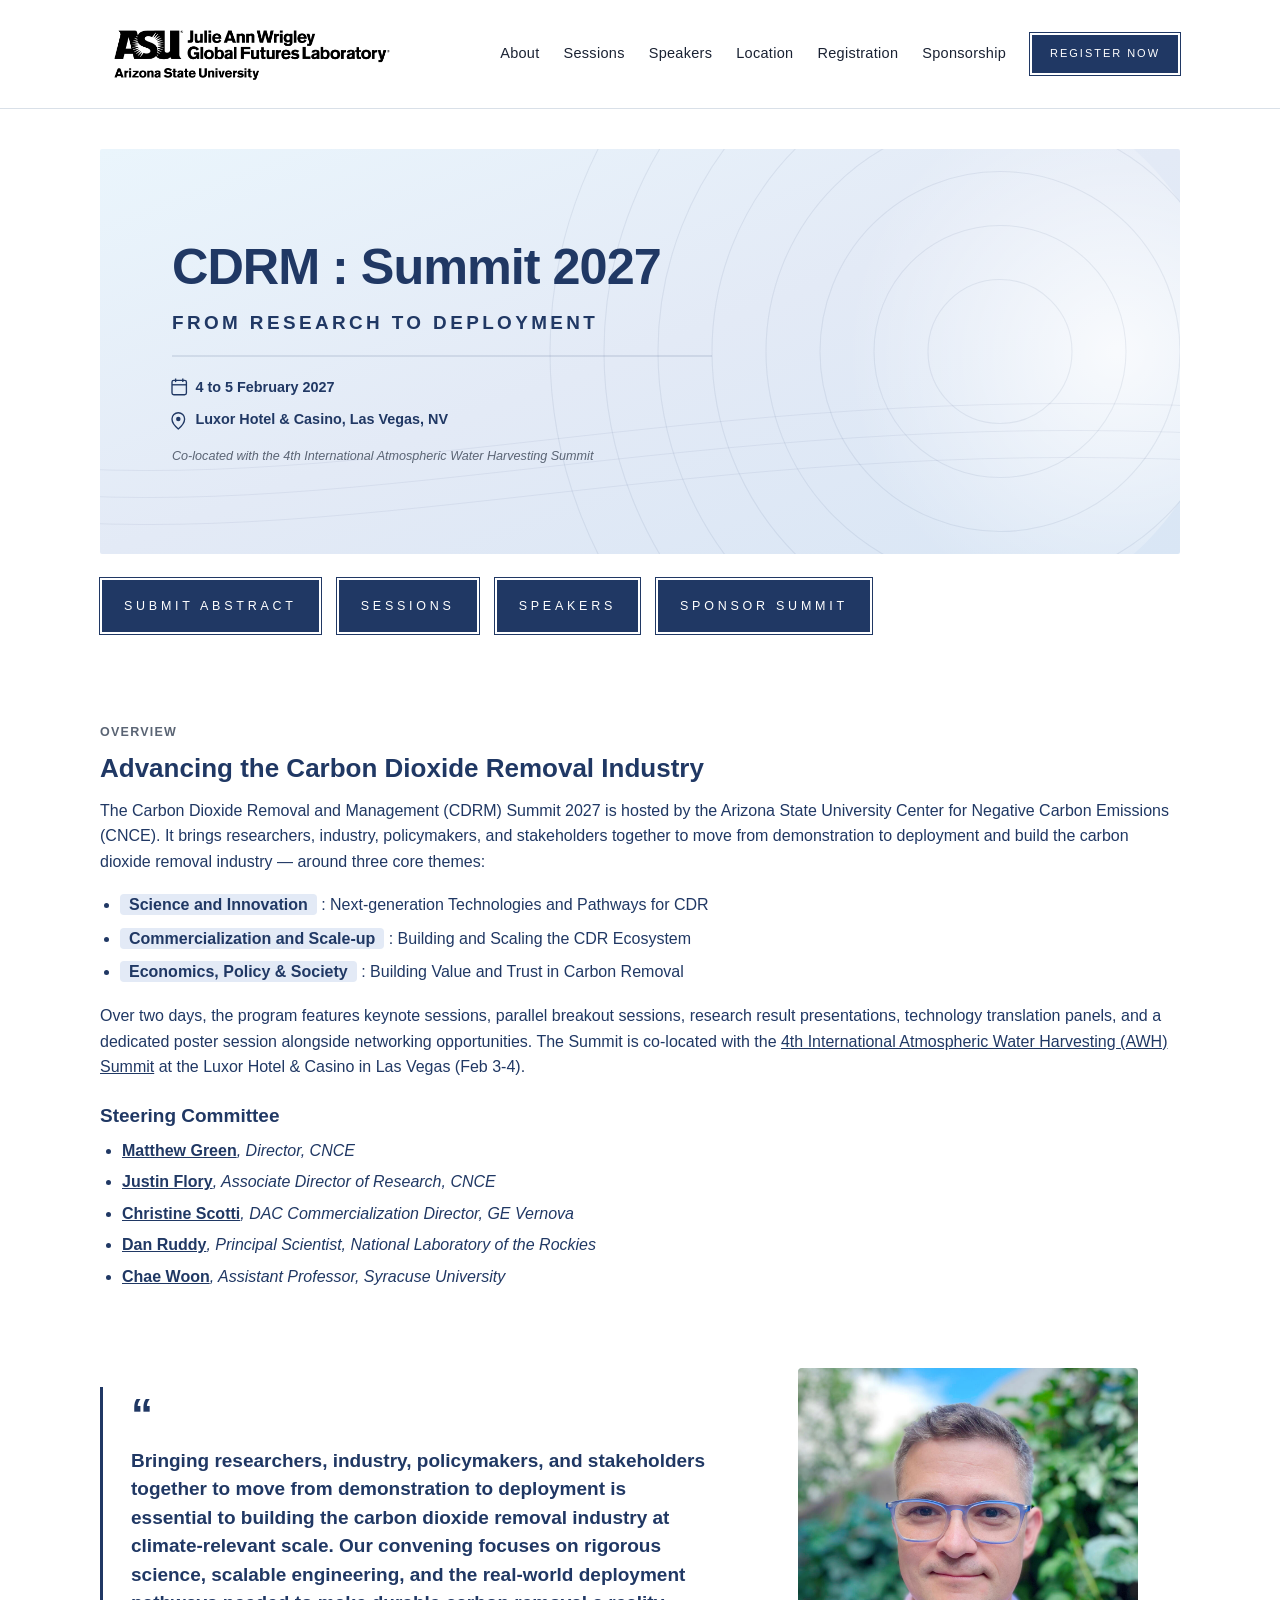
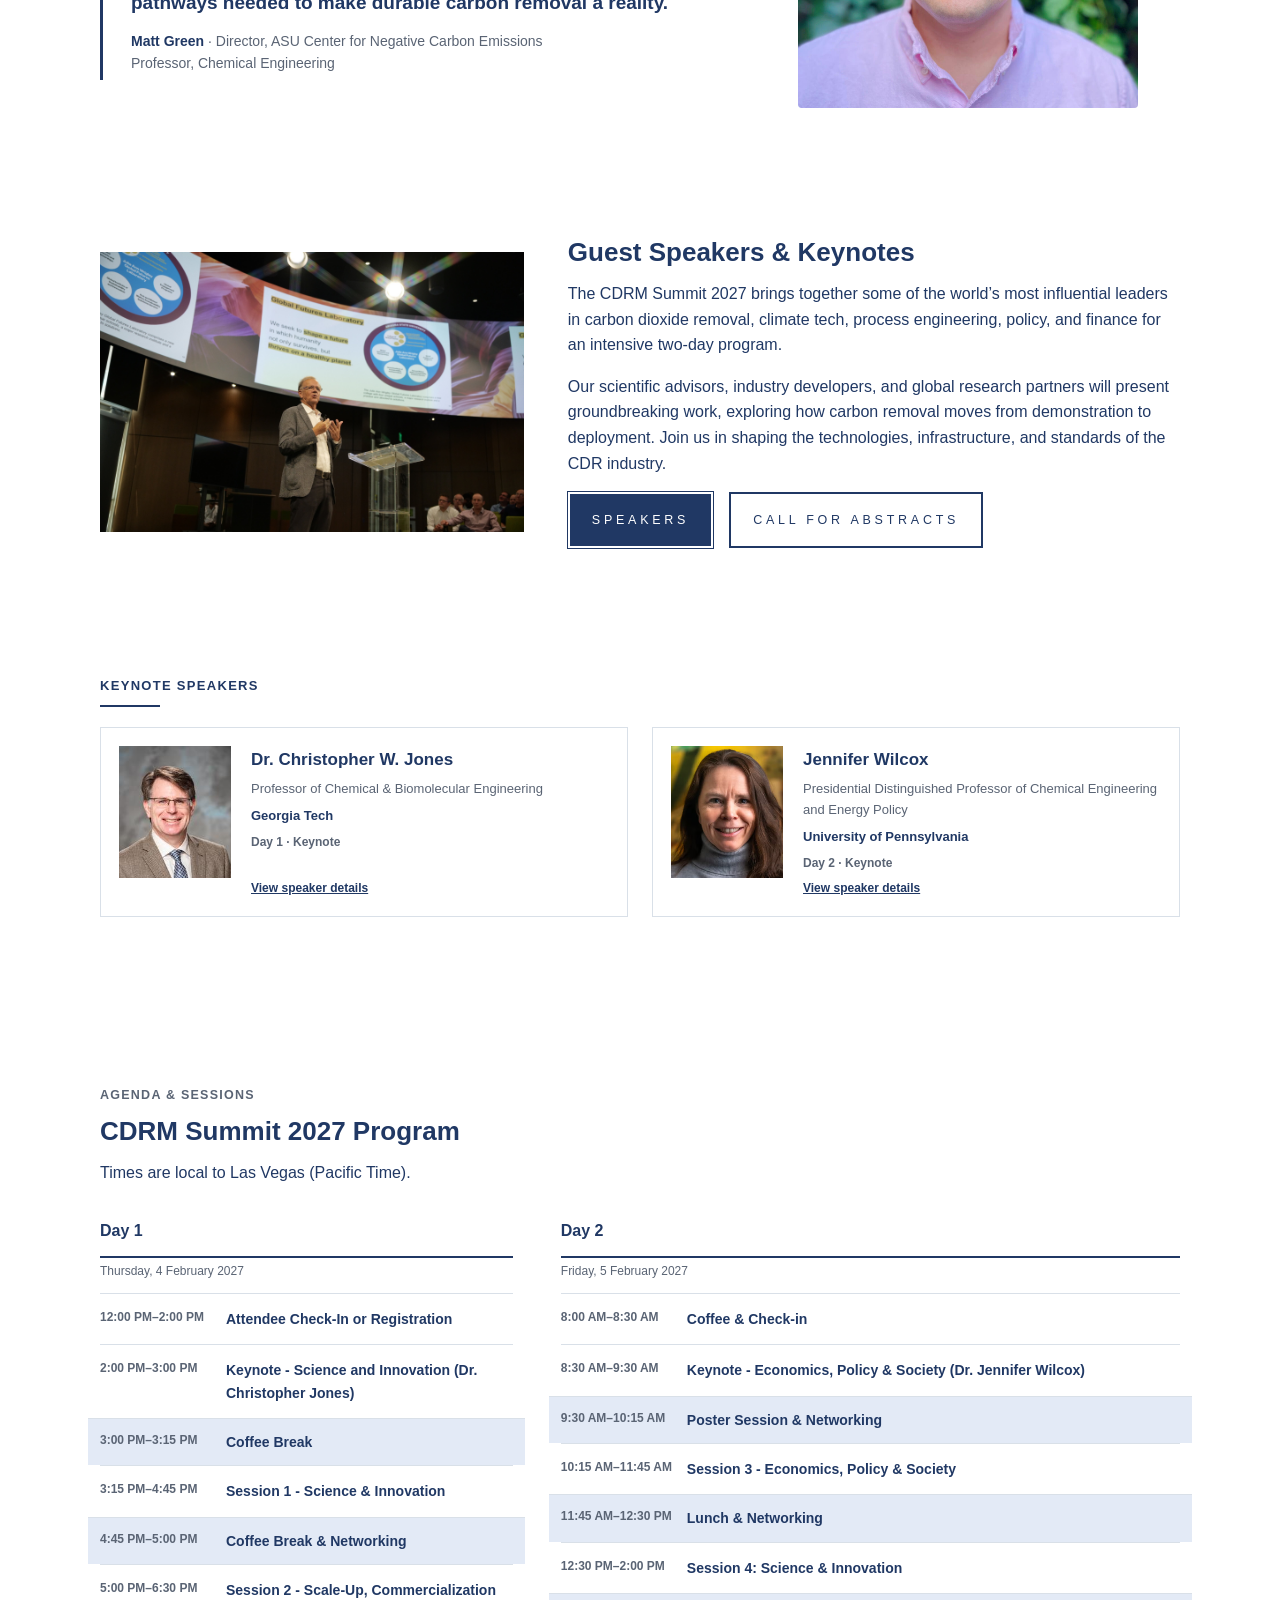
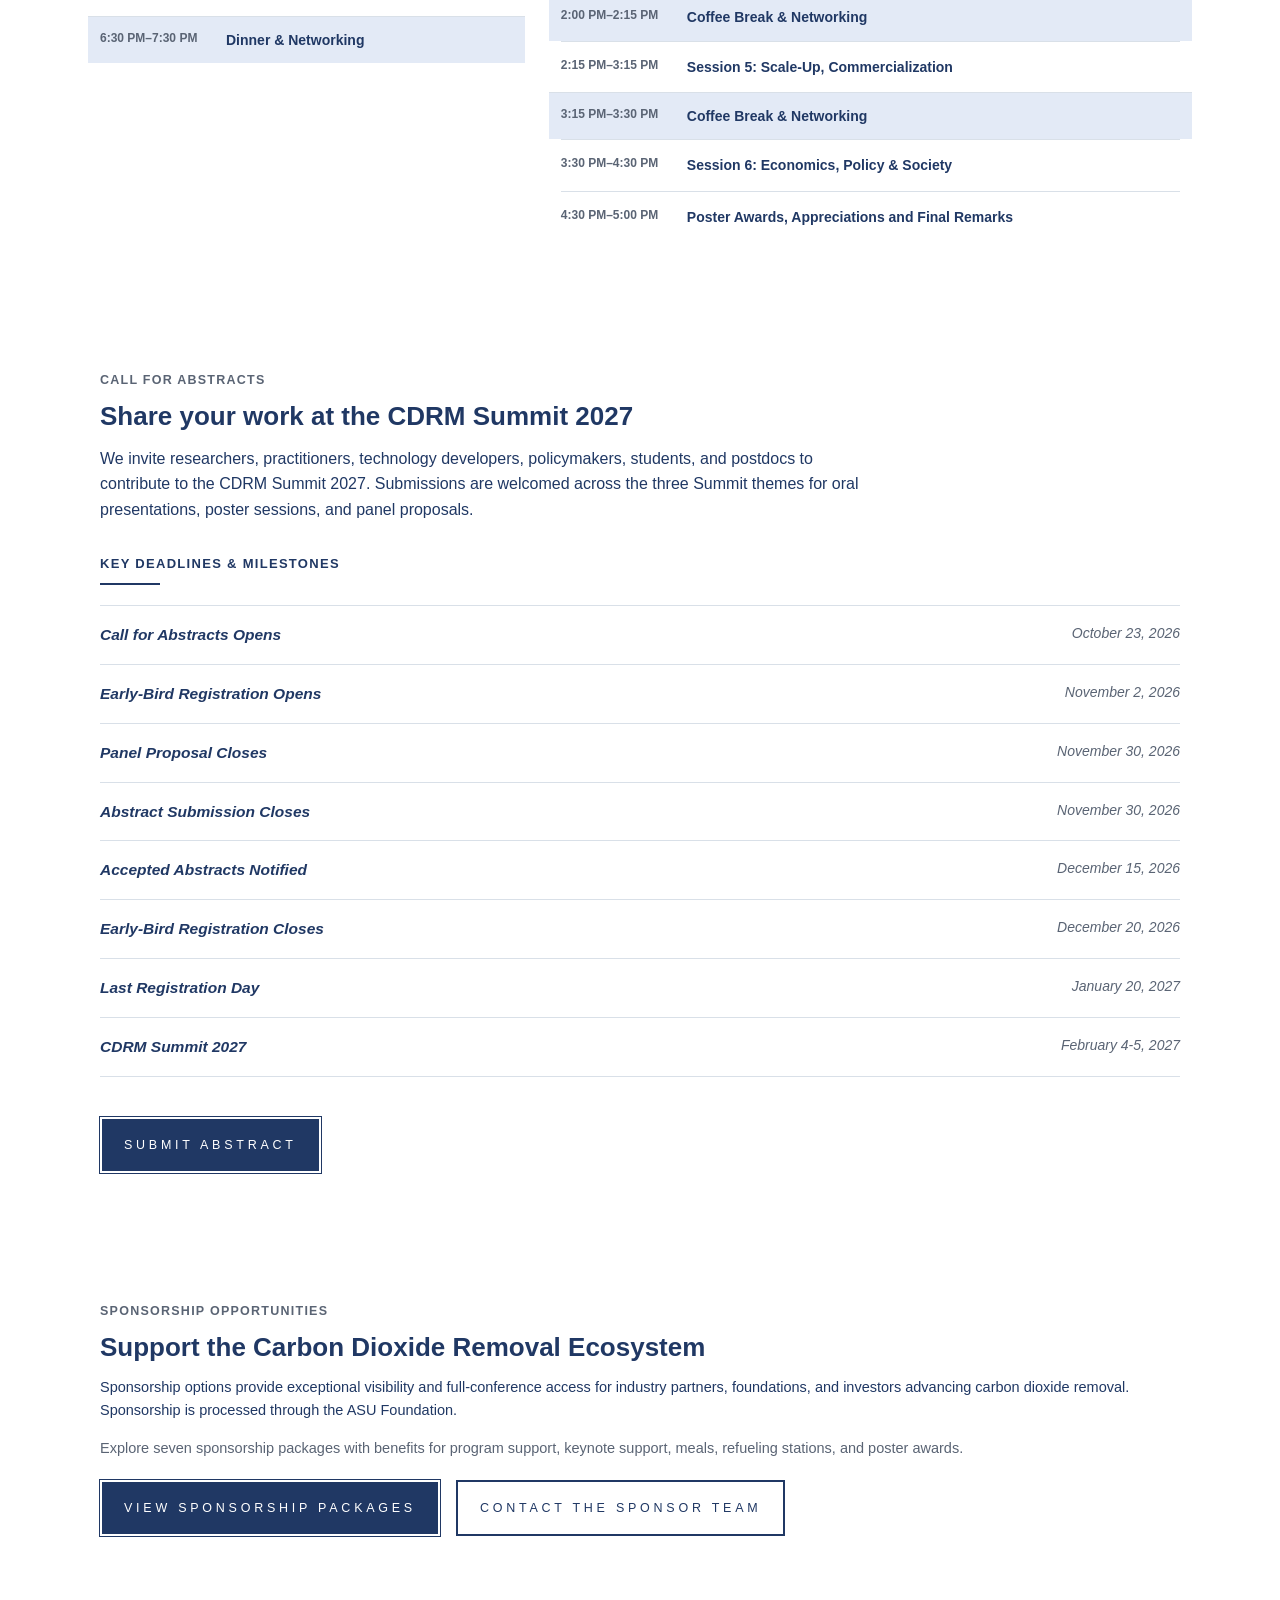
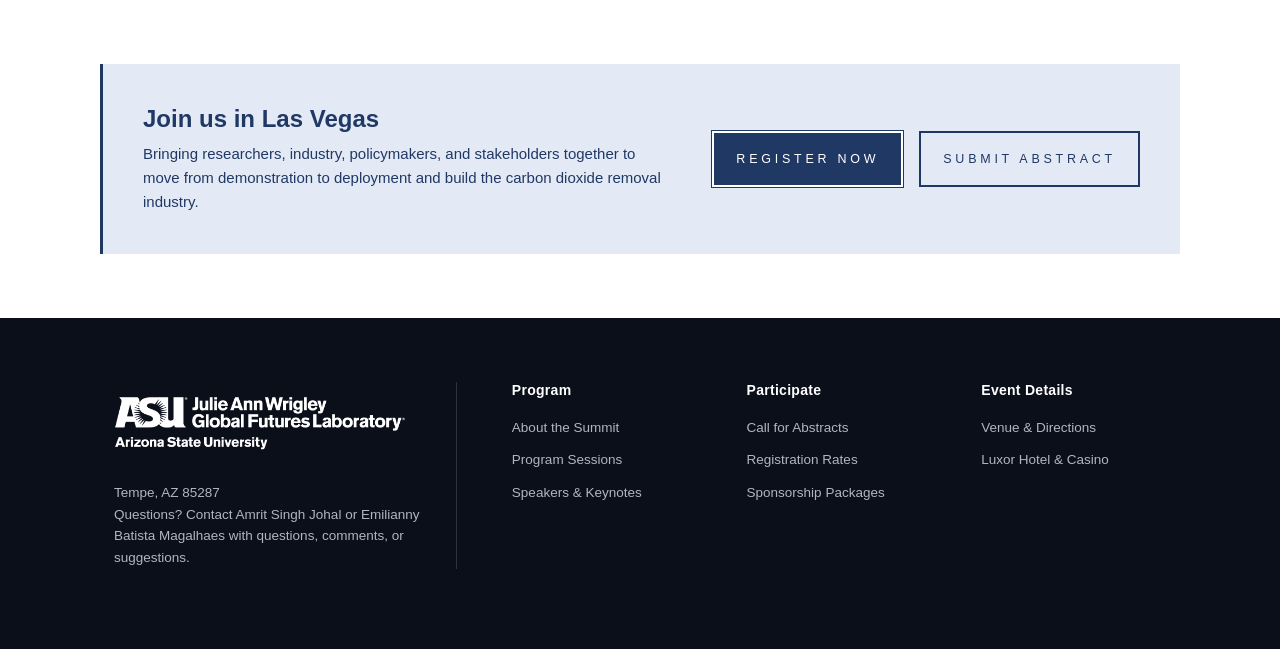
<file: index.html>
<!doctype html>
<html lang="en">
<head>
  <meta charset="UTF-8" />
  <meta name="viewport" content="width=device-width, initial-scale=1.0" />
  <title>CDRM Summit 2027 — Carbon Dioxide Removal and Management Summit</title>
  <meta name="description" content="Bringing researchers, industry, policymakers, and stakeholders together to move from demonstration to deployment and build the carbon dioxide removal industry. February 4–5, 2027, Las Vegas, NV." />
  <link rel="stylesheet" href="styles.css?v=20261029-event-pages" />
</head>
<body>

  <!-- SITE HEADER / NAVIGATION -->
  <header class="site-header">
    <div class="nav-wrap">
      <a href="#hero-top" class="site-logo">
        <img src="public/asu_julie_ann_wrigley_global_futures_laboratory_white.webp" alt="ASU Julie Ann Wrigley Global Futures Laboratory" class="nav-logo-inverted">
      </a>
      <button class="mobile-menu-btn" id="mobile-toggle" aria-label="Toggle navigation">
        <svg width="24" height="24" viewBox="0 0 24 24" fill="none" stroke="currentColor" stroke-width="2" stroke-linecap="round" stroke-linejoin="round"><line x1="3" y1="12" x2="21" y2="12"></line><line x1="3" y1="6" x2="21" y2="6"></line><line x1="3" y1="18" x2="21" y2="18"></line></svg>
      </button>
      <nav class="site-nav" id="site-nav">
        <a href="#overview">About</a>
        <a href="#agenda">Sessions</a>
        <a href="#speakers">Speakers</a>
        <a href="location.html">Location</a>
        <a href="registration.html">Registration</a>
        <a href="sponsorship.html">Sponsorship</a>
        <a href="https://specialevents.asu.edu/ereg/newreg.php?eventid=894566&amp;" class="btn btn-nav-cta">Register Now</a>
      </nav>
    </div>
  </header>

  <main id="main">

    <!-- HERO BANNER CARD & CTA BUTTONS -->
    <section id="hero-top" class="banner-strip" style="padding: 40px 0 24px;">
      <div class="wrap">
        <img src="assets/banner.svg" alt="CDRM Summit 2027 — February 4–5, 2027, Luxor Hotel &amp; Casino, Las Vegas, NV">
        <div class="btn-row" style="margin-top: 24px;">
          <a href="https://specialevents.asu.edu/ereg/newreg.php?eventid=894567&amp;" class="btn">Submit Abstract</a>
          <a href="#agenda" class="btn">Sessions</a>
          <a href="#speakers" class="btn">Speakers</a>
          <a href="#sponsors" class="btn">Sponsor Summit</a>
        </div>
      </div>
    </section>

    <!-- OVERVIEW SECTION -->
    <section id="overview" class="overview">
      <div class="wrap">
        <div class="section-eyebrow">Overview</div>
        <h2>Advancing the Carbon Dioxide Removal Industry</h2>
        <p>The Carbon Dioxide Removal and Management (CDRM) Summit 2027 is hosted by the Arizona State University Center for Negative Carbon Emissions (CNCE). It brings researchers, industry, policymakers, and stakeholders together to move from demonstration to deployment and build the carbon dioxide removal industry &mdash; around three core themes:</p>
        <ul>
          <li><span class="theme-hl">Science and Innovation</span> : Next-generation Technologies and Pathways for CDR</li>
          <li><span class="theme-hl">Commercialization and Scale-up</span> : Building and Scaling the CDR Ecosystem</li>
          <li><span class="theme-hl">Economics, Policy &amp; Society</span> : Building Value and Trust in Carbon Removal</li>
        </ul>
        <p style="margin-top:18px;">Over two days, the program features keynote sessions, parallel breakout sessions, research result presentations, technology translation panels, and a dedicated poster session alongside networking opportunities. The Summit is co-located with the <a href="https://www.iawha.org/conference" target="_blank" rel="noopener">4th International Atmospheric Water Harvesting (AWH) Summit</a> at the Luxor Hotel &amp; Casino in Las Vegas (Feb 3-4).</p>
        <div class="steering-overview">
          <h3>Steering Committee</h3>
          <ul>
            <li><em><button type="button" aria-haspopup="dialog" data-speaker-dialog="matt-green-dialog">Matthew Green</button>, Director, CNCE</em></li>
            <li><em><button type="button" aria-haspopup="dialog" data-speaker-dialog="justin-flory-dialog">Justin Flory</button>, Associate Director of Research, CNCE</em></li>
            <li><em><button type="button" aria-haspopup="dialog" data-speaker-dialog="christine-scotti-dialog">Christine Scotti</button>, DAC Commercialization Director, GE Vernova</em></li>
            <li><em><button type="button" aria-haspopup="dialog" data-speaker-dialog="dan-ruddy-dialog">Dan Ruddy</button>, Principal Scientist, National Laboratory of the Rockies</em></li>
            <li><em><button type="button" aria-haspopup="dialog" data-speaker-dialog="chae-jeong-potter-dialog">Chae Woon</button>, Assistant Professor, Syracuse University</em></li>
          </ul>
        </div>
      </div>
    </section>

    <!-- MATT GREEN'S QUOTE SECTION -->
    <section style="padding-top:8px;">
      <div class="wrap quote-row">
        <div class="quote">
          <div class="quote-mark">&ldquo;</div>
          <p class="q">Bringing researchers, industry, policymakers, and stakeholders together to move from demonstration to deployment is essential to building the carbon dioxide removal industry at climate-relevant scale. Our convening focuses on rigorous science, scalable engineering, and the real-world deployment pathways needed to make durable carbon removal a reality.</p>
          <div class="attr">
            <b>Matt Green</b> &middot; Director, ASU Center for Negative Carbon Emissions<br>
            Professor, Chemical Engineering
          </div>
        </div>
        <div class="ph">
          <img src="public/Green.png" alt="Matt Green, Director, ASU Center for Negative Carbon Emissions">
        </div>
      </div>
    </section>

    <!-- GUEST SPEAKERS & KEYNOTES SECTION -->
    <section id="speakers">
      <div class="wrap speakers-intro">
        <div class="ph">
          <img src="public/Peter_CNCE_2025.jpg" alt="CDRM Summit / CNCE Speaker">
        </div>
        <div>
          <h2>Guest Speakers &amp; Keynotes</h2>
          <p>The CDRM Summit 2027 brings together some of the world&rsquo;s most influential leaders in carbon dioxide removal, climate tech, process engineering, policy, and finance for an intensive two-day program.</p>
          <p>Our scientific advisors, industry developers, and global research partners will present groundbreaking work, exploring how carbon removal moves from demonstration to deployment. Join us in shaping the technologies, infrastructure, and standards of the CDR industry.</p>
          <div class="btn-row">
            <a href="#speakers-list" class="btn">Speakers</a>
            <a href="https://specialevents.asu.edu/ereg/newreg.php?eventid=894567&amp;" class="btn outline">Call for Abstracts</a>
          </div>
        </div>
      </div>
    </section>

    <!-- SPEAKERS LIST SECTION -->
    <section id="speakers-list">
      <div class="wrap">
        <div class="tier-head">Keynote Speakers</div>
        <div class="tier-rule"></div>
        <div class="speaker-cards">
          <button class="speaker-card" type="button" aria-haspopup="dialog" data-speaker-dialog="chris-jones-dialog">
            <img src="public/Dr.ChrisJones.jpg" alt="">
            <span class="speaker-card-name">Dr. Christopher W. Jones</span>
            <span class="speaker-card-role">Professor of Chemical &amp; Biomolecular Engineering</span>
            <span class="speaker-card-affiliation">Georgia Tech</span>
            <span class="speaker-card-day">Day 1 &middot; Keynote</span>
            <span class="speaker-card-action">View speaker details</span>
          </button>
          <button class="speaker-card" type="button" aria-haspopup="dialog" data-speaker-dialog="jennifer-wilcox-dialog">
            <img src="public/Dr.JenniferWilcox.jpg" alt="">
            <span class="speaker-card-name">Jennifer Wilcox</span>
            <span class="speaker-card-role">Presidential Distinguished Professor of Chemical Engineering and Energy Policy</span>
            <span class="speaker-card-affiliation">University of Pennsylvania</span>
            <span class="speaker-card-day">Day 2 &middot; Keynote</span>
            <span class="speaker-card-action">View speaker details</span>
          </button>
        </div>
      </div>
    </section>

    <dialog class="speaker-dialog" id="chris-jones-dialog" aria-labelledby="chris-jones-name">
      <button class="speaker-dialog-close" type="button" aria-label="Close speaker details">&times;</button>
      <div class="speaker-dialog-layout">
        <img class="speaker-dialog-photo" src="public/Dr.ChrisJones.jpg" alt="Dr. Christopher W. Jones">
        <div class="speaker-dialog-heading">
          <h2 id="chris-jones-name">Dr. Christopher W. Jones</h2>
          <p class="speaker-dialog-title">Professor of Chemical &amp; Biomolecular Engineering<br>Georgia Tech</p>
          <p class="speaker-dialog-day">Day 1 &middot; Keynote</p>
        </div>
        <div class="speaker-dialog-content">
          <p>Professor Jones is the John F. Brock III School Chair and Professor of Chemical &amp; Biomolecular Engineering at Georgia Tech. He joined Georgia Tech as an Assistant Professor in 2000 and then rose through the ranks, including serving as Associate Vice President for Research from 2013-2019, with a period as Interim Executive Vice-President for Research in 2018.</p>
          <p>Dr. Jones leads a research group that works in the broad areas of materials, catalysis and adsorption. He is known for his extensive work on materials that extract CO<sub>2</sub> from ultra-dilute mixtures such as ambient air, which are key components of direct air capture (DAC) technologies. He served on the National Academies Consensus Study on Negative Emissions Technologies and Reliable Sequestration in 2017-2018, focusing on DAC, and more recently on the National Academies Consensus Study on Atmospheric Methane Removal: Development of a Research Agenda, from 2023-2024.</p>
          <p>Jones is currently the President of the International Adsorption Society. He was elected to the National Academy of Engineering in 2022.</p>
        </div>
      </div>
    </dialog>

    <dialog class="speaker-dialog" id="jennifer-wilcox-dialog" aria-labelledby="jennifer-wilcox-name">
      <button class="speaker-dialog-close" type="button" aria-label="Close speaker details">&times;</button>
      <div class="speaker-dialog-layout">
        <img class="speaker-dialog-photo" src="public/Dr.JenniferWilcox.jpg" alt="Jennifer Wilcox">
        <div class="speaker-dialog-heading">
          <h2 id="jennifer-wilcox-name">Jennifer Wilcox</h2>
          <p class="speaker-dialog-title">Presidential Distinguished Professor of Chemical Engineering and Energy Policy<br>University of Pennsylvania</p>
          <p class="speaker-dialog-day">Day 2 &middot; Keynote</p>
        </div>
        <div class="speaker-dialog-content">
          <p>Jennifer Wilcox is Presidential Distinguished Professor of Chemical Engineering and Energy Policy at the University of Pennsylvania, with a home at the Kleinman Center for Energy Policy and the School of Engineering and Applied Science. At Penn, she oversees the <a href="https://ceclab.seas.upenn.edu/" target="_blank" rel="noopener">Clean Energy Conversions Lab</a>.</p>
          <p>Wilcox also works with Isometric as their chief scientist and is a senior fellow at the World Resources Institute, where she leverages her expertise to help accelerate policy support and investments in research, development, and deployment of industrial decarbonization and carbon removal solutions in order to achieve net-zero emissions by 2050.</p>
          <p>Most recently, Wilcox served as the principal deputy assistant secretary for the Office of Fossil Energy and Carbon Management at the Department of Energy.</p>
          <p>Wilcox’s research takes aim at the nexus of energy and the environment, developing both mitigation and adaptation strategies to minimize negative climate impacts associated with society’s dependence on fossil fuels. This work carefully examines the role of carbon management and opportunities therein that could assist in preventing 2° C warming by 2100.</p>
        </div>
      </div>
    </dialog>

    <dialog class="speaker-dialog" id="matt-green-dialog" aria-labelledby="matt-green-name">
      <button class="speaker-dialog-close" type="button" aria-label="Close profile details">&times;</button>
      <div class="speaker-dialog-layout">
        <img class="speaker-dialog-photo" src="public/Green.png" alt="Matthew Green">
        <div class="speaker-dialog-heading">
          <h2 id="matt-green-name">Matthew Green</h2>
          <p class="speaker-dialog-title">Professor, School for Engineering of Matter, Transport and Energy<br>Director, Center for Negative Carbon Emissions</p>
        </div>
        <div class="speaker-dialog-content">
          <p>Matthew Green is a Professor with tenure within Chemical Engineering at ASU and the Director of the Center for Negative Carbon Emissions. He is also the Associate Director of the Biodesign Institute Center for Sustainable Macromolecular Materials and Manufacturing. He joined the faculty at ASU in 2014 as an assistant professor. His research is focused on the design and synthesis of novel, ion-containing polymers to be used in applications such as water purification, carbon dioxide capture, and nanocomposites. He obtained bachelor&rsquo;s degrees in chemical engineering and chemistry (2007), and a doctorate in chemical engineering (2011) at Virginia Tech. Then, he worked as a postdoctoral researcher at the University of Delaware in the Chemical and Biomolecular Engineering Department.</p>
        </div>
      </div>
    </dialog>

    <dialog class="speaker-dialog" id="justin-flory-dialog" aria-labelledby="justin-flory-name">
      <button class="speaker-dialog-close" type="button" aria-label="Close profile details">&times;</button>
      <div class="speaker-dialog-layout">
        <img class="speaker-dialog-photo" src="public/Justin.png" alt="Justin Flory">
        <div class="speaker-dialog-heading">
          <h2 id="justin-flory-name">Justin Flory</h2>
          <p class="speaker-dialog-title">Associate Director, Research<br>Center for Negative Carbon Emissions</p>
        </div>
        <div class="speaker-dialog-content">
          <p>Dr. Justin Flory is an Associate Director of Research in the Center for Negative Carbon Emissions (CNCE) at Arizona State University where he has served since 2021. His responsibilities include building and maintaining Center faculty, capabilities and collaborations for current and prospective research programs; developing, integrating and managing interdisciplinary research teams, concepts and proposals with a focus on federally sponsored programs; developing and executing strategic research development plans, and monitoring and evaluating research progress in coordinating with faculty, academic and administrative leadership, external sponsors and stakeholders.</p>
          <p>For six years before that Dr. Flory served as Associate Research Development Scientist in the Biodesign Institute at ASU in the Biodesign Center for Applied Structural Discovery where he developed research teams and concepts; integrated content, critically reviewed, and edited proposals; managed project teams, communication, and reporting, including four DOE funded projects; developed and fostering strategic collaborations; and science communication and outreach.</p>
          <p>He received his Ph.D. in Biological Design from ASU in 2014 researching artificial photosynthesis. Before that Dr. Flory worked for 2 years at Abbott Diabetes Care in software quality of blood glucose monitoring systems and 5 years at Symmetricom as a test engineer for precise time and frequency systems. Dr. Flory received his B.S. in Physics from Sonoma State University in 2002.</p>
        </div>
      </div>
    </dialog>

    <dialog class="speaker-dialog" id="christine-scotti-dialog" aria-labelledby="christine-scotti-name">
      <button class="speaker-dialog-close" type="button" aria-label="Close profile details">&times;</button>
      <div class="speaker-dialog-layout">
        <img class="speaker-dialog-photo" src="public/Christine.jpg" alt="Christine Scotti">
        <div class="speaker-dialog-heading">
          <h2 id="christine-scotti-name">Christine Scotti</h2>
          <p class="speaker-dialog-title">DAC Commercialization Director<br>GE Vernova</p>
        </div>
        <div class="speaker-dialog-content">
          <p>Proven Product and Technical Leader in multiple businesses (Medical Products and Sustainability) across stages of the Product Life Cycle. Expertise in carbon capture, utilization and storage (CCUS), Direct Air Capture (DAC), Computational Modeling and Simulation, and Product Innovation including the Lean Start-Up principles. Skilled in Research and Development with a Doctor of Philosophy (Ph.D.) focused in Biomedical/Medical Engineering from Carnegie Mellon University.</p>
        </div>
      </div>
    </dialog>

    <dialog class="speaker-dialog" id="dan-ruddy-dialog" aria-labelledby="dan-ruddy-name">
      <button class="speaker-dialog-close" type="button" aria-label="Close profile details">&times;</button>
      <div class="speaker-dialog-layout">
        <img class="speaker-dialog-photo" src="public/daniel-ruddy.webp" alt="Daniel Ruddy">
        <div class="speaker-dialog-heading">
          <h2 id="dan-ruddy-name">Daniel Ruddy</h2>
          <p class="speaker-dialog-title">Principal Scientist, Chemistry &amp; Catalysis<br><a href="https://research-hub.nlr.gov/en/organisations/catalytic-carbon-transformation-and-scale-up-center/" target="_blank" rel="noopener">Catalytic Carbon Transformation and Scale-Up Center</a></p>
        </div>
        <div class="speaker-dialog-content">
          <p>Dan received a Ph.D. degree in Inorganic Chemistry from the University of California, Berkeley in 2008. His doctoral research combined synthetic molecular and materials chemistry with detailed characterization and performance testing of novel heterogeneous catalysts. He then worked on a variety of catalyst development projects at the Dow Chemical Company in the Renewable Feedstocks &amp; Process Catalysis Group before joining NLR in 2010. Dan's research at NLR integrates the synthesis and characterization of functional molecules and materials to enable advanced renewable fuels production and related energy technologies.</p>
        </div>
      </div>
    </dialog>

    <dialog class="speaker-dialog" id="chae-jeong-potter-dialog" aria-labelledby="chae-jeong-potter-name">
      <button class="speaker-dialog-close" type="button" aria-label="Close profile details">&times;</button>
      <div class="speaker-dialog-layout">
        <img class="speaker-dialog-photo" src="public/Chae.jpg" alt="Chae Jeong-Potter">
        <div class="speaker-dialog-heading">
          <h2 id="chae-jeong-potter-name">Chae Jeong-Potter</h2>
          <p class="speaker-dialog-title">Assistant Professor<br>Department of Biomedical and Chemical Engineering, Syracuse University</p>
        </div>
        <div class="speaker-dialog-content">
          <p>Dr. Chae Jeong-Potter is an Assistant Professor in Syracuse University's Department of Biomedical and Chemical Engineering. Her research is focused on leveraging unique material-process synergies to upgrade waste feed stocks to fuels and chemicals.</p>
        </div>
      </div>
    </dialog>

    <!-- AGENDA & SESSIONS SECTION -->
    <section id="agenda">
      <div class="wrap">
        <div class="section-eyebrow">Agenda &amp; Sessions</div>
        <h2 style="font-size:26px;">CDRM Summit 2027 Program</h2>
        <p style="color:var(--ink);font-size:16px;max-width:760px;">Times are local to Las Vegas (Pacific Time).</p>

        <div class="agenda-board">
          <div class="agenda-day">
            <div class="dayname">Day 1</div>
            <div class="daydate">Thursday, 4 February 2027</div>
            <div class="agenda-row">
              <div class="agenda-time">12:00 PM&ndash;2:00 PM</div>
              <div class="agenda-item">Attendee Check-In or Registration</div>
            </div>
            <div class="agenda-row">
              <div class="agenda-time">2:00 PM&ndash;3:00 PM</div>
              <div class="agenda-item">Keynote - Science and Innovation (Dr. Christopher Jones)</div>
            </div>
            <div class="agenda-row agenda-break">
              <div class="agenda-time">3:00 PM&ndash;3:15 PM</div>
              <div class="agenda-item">Coffee Break</div>
            </div>
            <div class="agenda-row">
              <div class="agenda-time">3:15 PM&ndash;4:45 PM</div>
              <div class="agenda-item">Session 1 - Science &amp; Innovation</div>
            </div>
            <div class="agenda-row agenda-break">
              <div class="agenda-time">4:45 PM&ndash;5:00 PM</div>
              <div class="agenda-item">Coffee Break &amp; Networking</div>
            </div>
            <div class="agenda-row">
              <div class="agenda-time">5:00 PM&ndash;6:30 PM</div>
              <div class="agenda-item">Session 2 - Scale-Up, Commercialization</div>
            </div>
            <div class="agenda-row agenda-break">
              <div class="agenda-time">6:30 PM&ndash;7:30 PM</div>
              <div class="agenda-item">Dinner &amp; Networking</div>
            </div>
          </div>

          <div class="agenda-day">
            <div class="dayname">Day 2</div>
            <div class="daydate">Friday, 5 February 2027</div>
            <div class="agenda-row">
              <div class="agenda-time">8:00 AM&ndash;8:30 AM</div>
              <div class="agenda-item">Coffee &amp; Check-in</div>
            </div>
            <div class="agenda-row">
              <div class="agenda-time">8:30 AM&ndash;9:30 AM</div>
              <div class="agenda-item">Keynote - Economics, Policy &amp; Society (Dr. Jennifer Wilcox)</div>
            </div>
            <div class="agenda-row agenda-break">
              <div class="agenda-time">9:30 AM&ndash;10:15 AM</div>
              <div class="agenda-item">Poster Session &amp; Networking</div>
            </div>
            <div class="agenda-row">
              <div class="agenda-time">10:15 AM&ndash;11:45 AM</div>
              <div class="agenda-item">Session 3 - Economics, Policy &amp; Society</div>
            </div>
            <div class="agenda-row agenda-break">
              <div class="agenda-time">11:45 AM&ndash;12:30 PM</div>
              <div class="agenda-item">Lunch &amp; Networking</div>
            </div>
            <div class="agenda-row">
              <div class="agenda-time">12:30 PM&ndash;2:00 PM</div>
              <div class="agenda-item">Session 4: Science &amp; Innovation</div>
            </div>
            <div class="agenda-row agenda-break">
              <div class="agenda-time">2:00 PM&ndash;2:15 PM</div>
              <div class="agenda-item">Coffee Break &amp; Networking</div>
            </div>
            <div class="agenda-row">
              <div class="agenda-time">2:15 PM&ndash;3:15 PM</div>
              <div class="agenda-item">Session 5: Scale-Up, Commercialization</div>
            </div>
            <div class="agenda-row agenda-break">
              <div class="agenda-time">3:15 PM&ndash;3:30 PM</div>
              <div class="agenda-item">Coffee Break &amp; Networking</div>
            </div>
            <div class="agenda-row">
              <div class="agenda-time">3:30 PM&ndash;4:30 PM</div>
              <div class="agenda-item">Session 6: Economics, Policy &amp; Society</div>
            </div>
            <div class="agenda-row">
              <div class="agenda-time">4:30 PM&ndash;5:00 PM</div>
              <div class="agenda-item">Poster Awards, Appreciations and Final Remarks</div>
            </div>
          </div>
        </div>

      </div>
    </section>

    <!-- CALL FOR ABSTRACTS & KEY DATES SECTION -->
    <section id="abstracts">
      <div class="wrap">
        <div class="section-eyebrow">Call for Abstracts</div>
        <h2 style="font-size:26px;">Share your work at the CDRM Summit 2027</h2>
        <p style="color:var(--ink);font-size:16px;max-width:760px;">We invite researchers, practitioners, technology developers, policymakers, students, and postdocs to contribute to the CDRM Summit 2027. Submissions are welcomed across the three Summit themes for oral presentations, poster sessions, and panel proposals.</p>

        <div class="tier-head" style="margin-top:32px;">Key Deadlines &amp; Milestones</div>
        <div class="tier-rule"></div>
        <div class="slist">
           <div class="srow"><div><span class="nm">Call for Abstracts Opens</span></div><div class="rl">October 23, 2026</div></div>
           <div class="srow"><div><span class="nm">Early-Bird Registration Opens</span></div><div class="rl">November 2, 2026</div></div>
          <div class="srow"><div><span class="nm">Panel Proposal Closes</span></div><div class="rl">November 30, 2026</div></div>
           <div class="srow"><div><span class="nm">Abstract Submission Closes</span></div><div class="rl">November 30, 2026</div></div>
           <div class="srow"><div><span class="nm">Accepted Abstracts Notified</span></div><div class="rl">December 15, 2026</div></div>
           <div class="srow"><div><span class="nm">Early-Bird Registration Closes</span></div><div class="rl">December 20, 2026</div></div>
           <div class="srow"><div><span class="nm">Last Registration Day</span></div><div class="rl">January 20, 2027</div></div>
           <div class="srow"><div><span class="nm">CDRM Summit 2027</span></div><div class="rl">February 4-5, 2027</div></div>
        </div>

        <div class="btn-row">
          <a href="https://specialevents.asu.edu/ereg/newreg.php?eventid=894567&amp;" class="btn">Submit Abstract</a>
        </div>
      </div>
    </section>

    <!-- SPONSORSHIP TIERS SECTION -->
    <section id="sponsors">
      <div class="wrap">
        <div class="section-eyebrow">Sponsorship Opportunities</div>
        <h2 style="font-size:26px;">Support the Carbon Dioxide Removal Ecosystem</h2>
        <p class="sponsor-intro" style="color:var(--ink);">Sponsorship options provide exceptional visibility and full-conference access for industry partners, foundations, and investors advancing carbon dioxide removal. Sponsorship is processed through the ASU Foundation.</p>

        <p style="color:var(--grey);font-size:14.5px;">Explore seven sponsorship packages with benefits for program support, keynote support, meals, refueling stations, and poster awards.</p>
        <div class="btn-row" style="margin-top:20px;">
          <a href="sponsorship.html" class="btn">View Sponsorship Packages</a>
          <a href="mailto:Justin.Flory@asu.edu,erbatist@asu.edu?subject=CDRM%20Summit%202027%20Sponsorship" class="btn outline">Contact the Sponsor Team</a>
        </div>
      </div>
    </section>

    <!-- PRACTICAL INFORMATION / PLAN YOUR VISIT SECTION (Commented out for now) -->
    <!--
    <section id="venue">
      <div class="wrap">
        <div class="section-eyebrow">Practical Information</div>
        <h2 style="font-size:24px;">Plan your visit</h2>
        <div class="plist">
          <div class="pi">
            <h4>Venue &amp; Co-Location</h4>
            <p>Hosted at the Luxor Hotel &amp; Casino (3900 Las Vegas Blvd S, Las Vegas, NV 89119). Co-located with the 4th International Atmospheric Water Harvesting Summit.</p>
          </div>
          <div class="pi">
            <h4>Program Format</h4>
            <p>Two full days of keynotes, four thematic sessions, developer panels, startup showcases, and networking receptions.</p>
          </div>
          <div class="pi">
            <h4>Poster Session &amp; Awards</h4>
            <p>Dedicated showcase for emerging researchers, graduate students, and postdocs, featuring competitive Poster Awards presented on Day 2.</p>
          </div>
          <div class="pi">
            <h4>Travel &amp; Accommodations</h4>
            <p>Conveniently accessed via Harry Reid International Airport (LAS). Hotel room-block rate, cut-off date, and booking link will be announced shortly.</p>
          </div>
        </div>
      </div>
    </section>
    -->

    <!-- ORGANIZERS & CONTACT SECTION (Commented out for now) -->
    <!--
    <section id="contact">
      <div class="wrap">
        <div class="section-eyebrow">Organizers &amp; Contact</div>
        <h2 style="font-size:26px;">Convened by the Center for Negative Carbon Emissions</h2>
        <p style="color:var(--ink);font-size:16px;max-width:760px;">The CDRM Summit is organized by the Center for Negative Carbon Emissions (CNCE), part of the Julie Ann Wrigley Global Futures Laboratory at Arizona State University.</p>

        <div class="tier-head" style="margin-top:32px;">CNCE Leadership &amp; Organizing Committee</div>
        <div class="tier-rule"></div>
        <div class="slist">
          <div class="srow"><div><span class="nm">Matthew Green</span></div><div class="rl">Director, ASU Center for Negative Carbon Emissions; Professor, Chemical Engineering</div></div>
          <div class="srow"><div><span class="nm">Amrit Singh Johal</span></div><div class="rl">Center for Negative Carbon Emissions (CNCE), Arizona State University</div></div>
          <div class="srow"><div><span class="nm">Emilianny Batista Magalhaes</span></div><div class="rl">Center for Negative Carbon Emissions (CNCE), Arizona State University</div></div>
          <div class="srow"><div><span class="nm">Justin Flory</span></div><div class="rl">Center for Negative Carbon Emissions (CNCE), Arizona State University</div></div>
        </div>

        <p style="color:var(--grey);font-size:14.5px;">Contact <a href="mailto:ajohal3@asu.edu">Amrit Singh Johal</a> or <a href="mailto:erbatist@asu.edu">Emilianny Batista Magalhaes</a> with any questions, comments, or suggestions.</p>
      </div>
    </section>
    -->

    <!-- CLOSING CTA SECTION -->
    <section id="register">
      <div class="wrap">
        <div class="cta">
          <div>
            <h2>Join us in Las Vegas</h2>
            <p>Bringing researchers, industry, policymakers, and stakeholders together to move from demonstration to deployment and build the carbon dioxide removal industry.</p>
          </div>
          <div class="btn-row">
            <a href="https://specialevents.asu.edu/ereg/newreg.php?eventid=894566&amp;" class="btn">Register Now</a>
            <a href="https://specialevents.asu.edu/ereg/newreg.php?eventid=894567&amp;" class="btn outline">Submit Abstract</a>
          </div>
        </div>
      </div>
    </section>

  </main>

  <!-- SITE FOOTER -->
  <footer class="site-footer">
    <div class="wrap">
      <div class="footer-top">
        <div class="footer-brand">
          <img src="public/asu_julie_ann_wrigley_global_futures_laboratory_white.webp" alt="Julie Ann Wrigley Global Futures Laboratory, Arizona State University" class="footer-logo" style="height:80px; width:auto; margin-bottom:20px; display:block;">
          <div class="footer-address">
            Tempe, AZ 85287<br>
            Questions? Contact <a href="mailto:ajohal3@asu.edu" style="color:#AEB6C4;">Amrit Singh Johal</a> or <a href="mailto:erbatist@asu.edu" style="color:#AEB6C4;">Emilianny Batista Magalhaes</a> with questions, comments, or suggestions.
          </div>
        </div>
        <div class="footer-divider-v"></div>
        <div class="footer-col">
          <h4>Program</h4>
          <ul>
            <li><a href="#overview">About the Summit</a></li>
            <li><a href="#agenda">Program Sessions</a></li>
            <li><a href="#speakers">Speakers &amp; Keynotes</a></li>
          </ul>
        </div>
        <div class="footer-col">
          <h4>Participate</h4>
          <ul>
            <li><a href="https://specialevents.asu.edu/ereg/newreg.php?eventid=894567&amp;">Call for Abstracts</a></li>
            <li><a href="registration.html">Registration Rates</a></li>
            <li><a href="sponsorship.html">Sponsorship Packages</a></li>
          </ul>
        </div>
        <div class="footer-col">
          <h4>Event Details</h4>
          <ul>
            <li><a href="location.html">Venue &amp; Directions</a></li>
            <li><a href="https://maps.app.goo.gl/T1wmfMWUQUaQLZR18" target="_blank" rel="noopener">Luxor Hotel &amp; Casino</a></li>
          </ul>
        </div>
      </div>
    </div>
  </footer>

  <script src="app.js"></script>
</body>
</html>
</file>
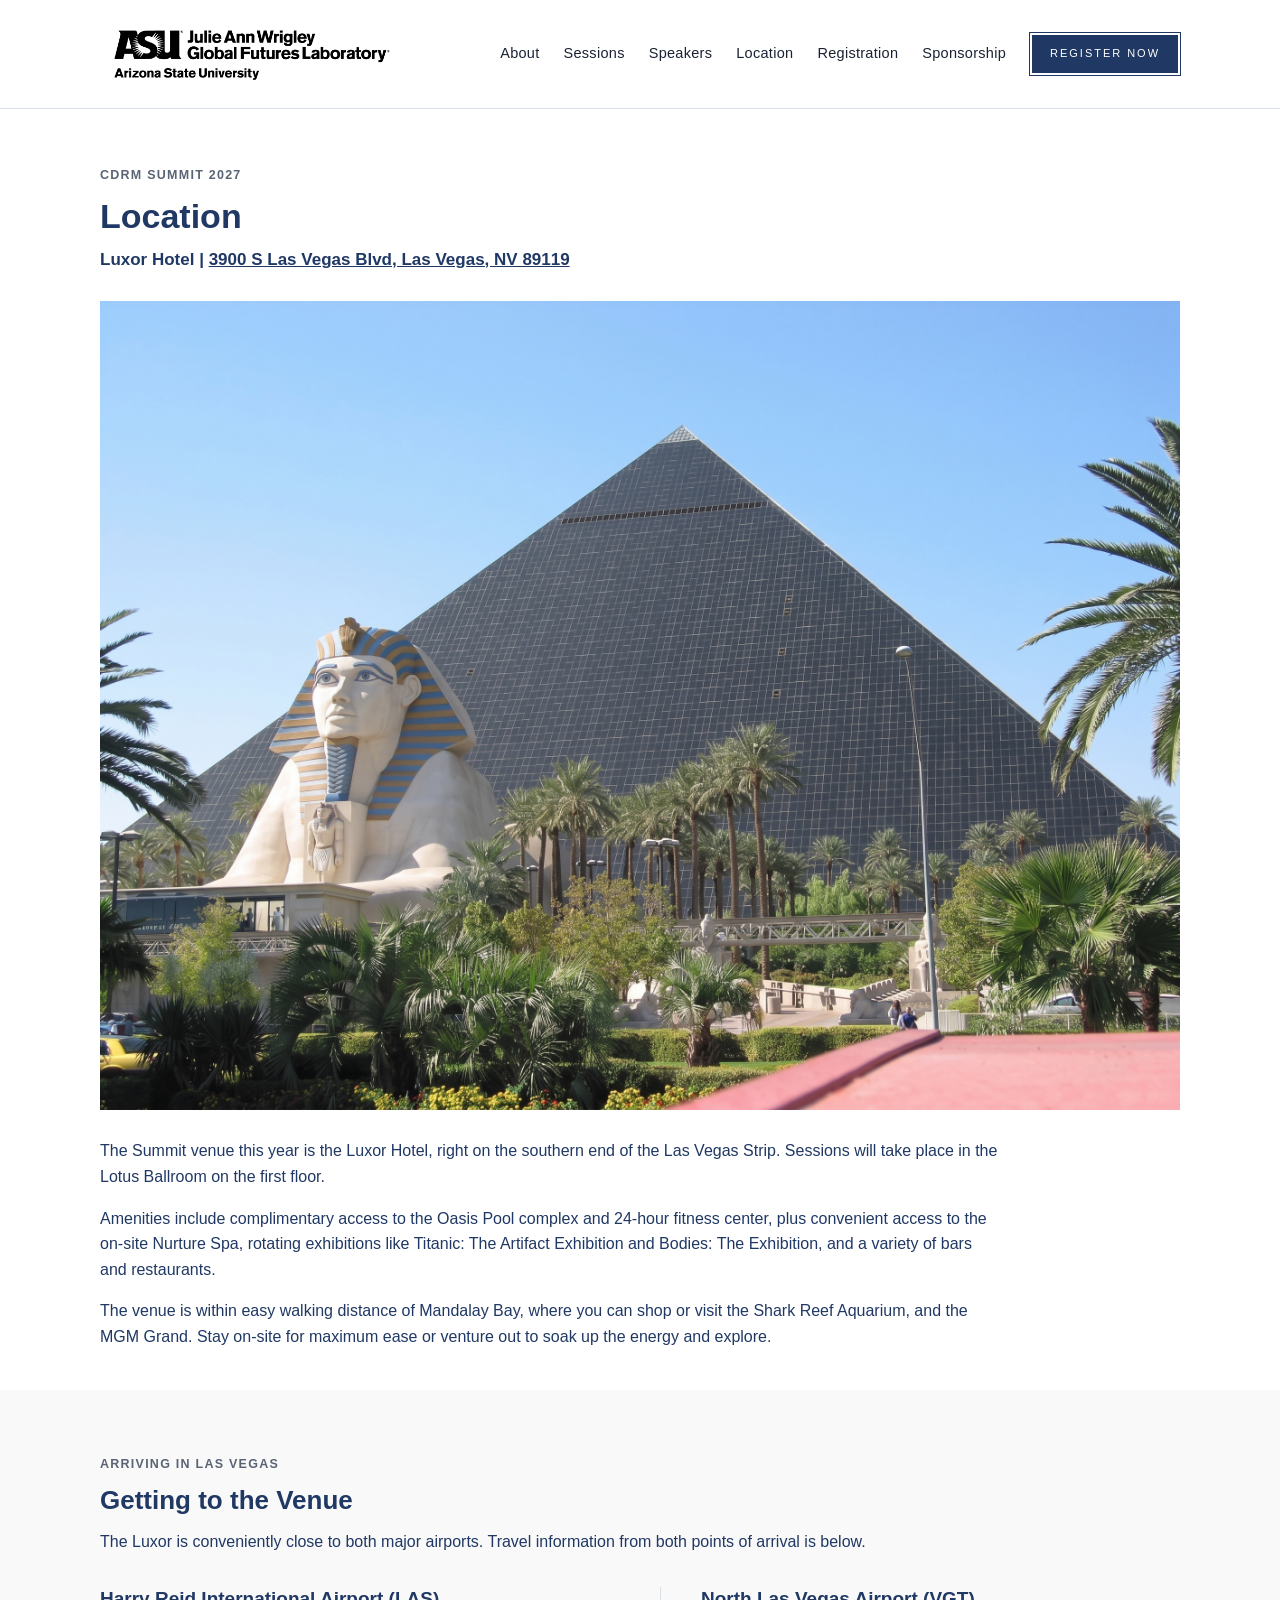
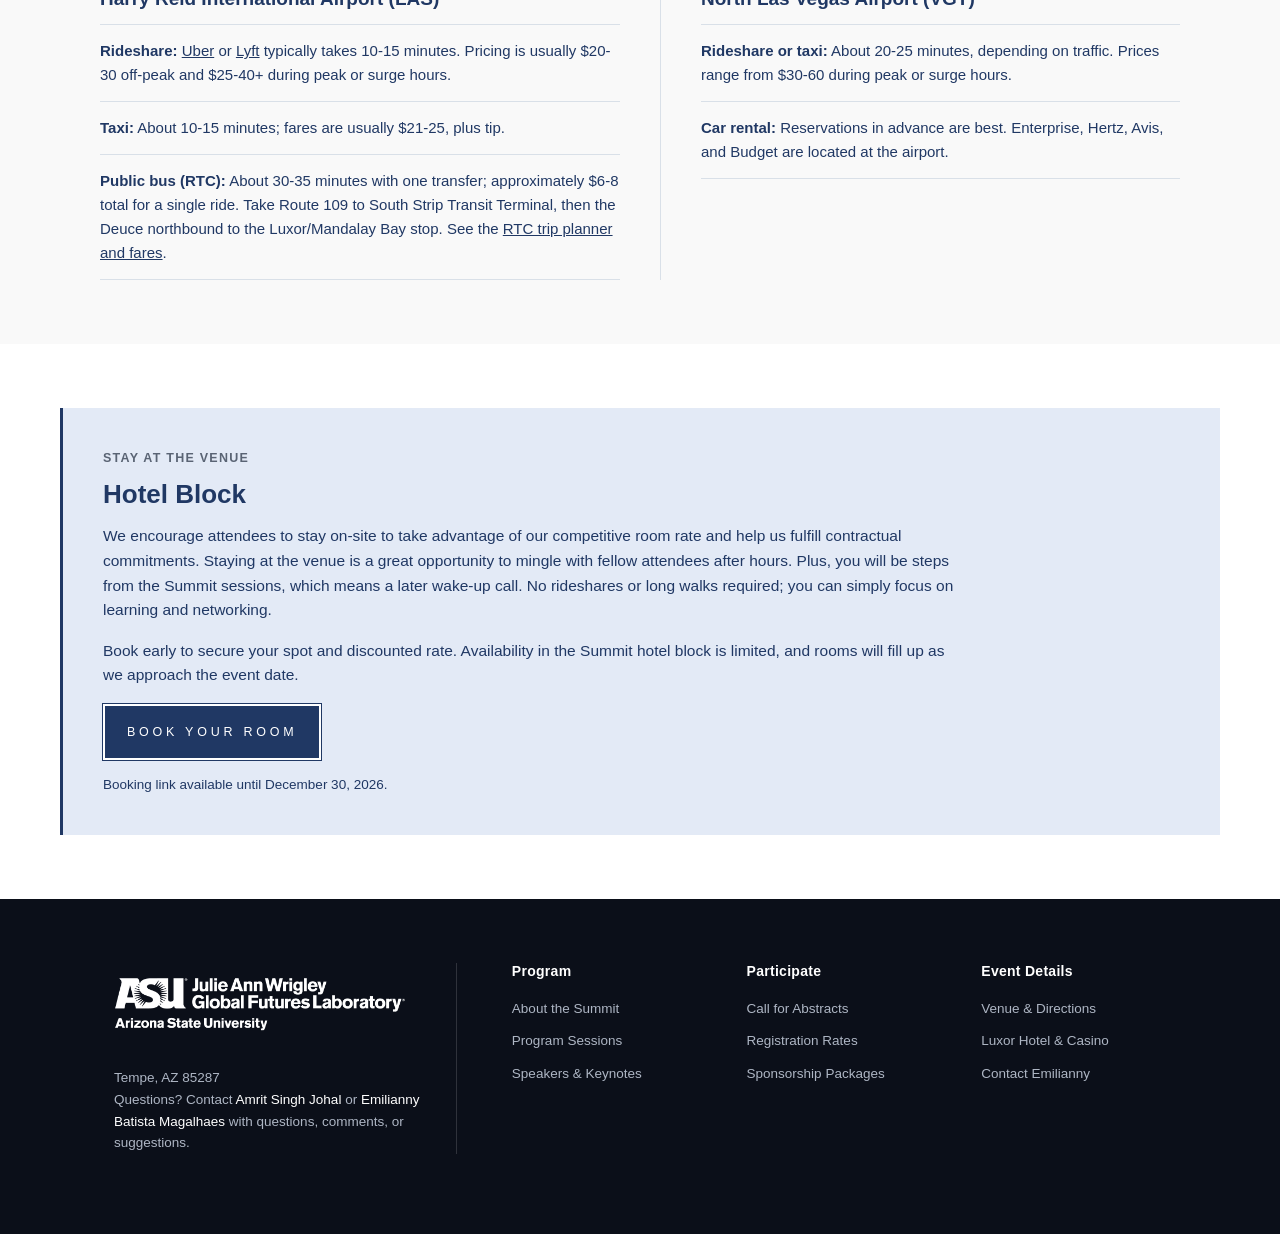
<file: location.html>
<!doctype html>
<html lang="en">
<head>
  <meta charset="UTF-8" />
  <meta name="viewport" content="width=device-width, initial-scale=1.0" />
  <title>Location | CDRM Summit 2027</title>
  <meta name="description" content="Find the CDRM Summit 2027 at the Luxor Hotel in Las Vegas, with venue details, airport transportation, and hotel booking information." />
  <link rel="stylesheet" href="styles.css?v=20261029-event-pages" />
</head>
<body>

  <header class="site-header">
    <div class="nav-wrap">
      <a href="index.html#hero-top" class="site-logo">
        <img src="public/asu_julie_ann_wrigley_global_futures_laboratory_white.webp" alt="ASU Julie Ann Wrigley Global Futures Laboratory" class="nav-logo-inverted">
      </a>
      <button class="mobile-menu-btn" id="mobile-toggle" aria-label="Toggle navigation" aria-expanded="false">
        <svg width="24" height="24" viewBox="0 0 24 24" fill="none" stroke="currentColor" stroke-width="2" stroke-linecap="round" stroke-linejoin="round"><line x1="3" y1="12" x2="21" y2="12"></line><line x1="3" y1="6" x2="21" y2="6"></line><line x1="3" y1="18" x2="21" y2="18"></line></svg>
      </button>
      <nav class="site-nav" id="site-nav">
        <a href="index.html#overview">About</a>
        <a href="index.html#agenda">Sessions</a>
        <a href="index.html#speakers">Speakers</a>
        <a href="location.html" aria-current="page">Location</a>
        <a href="registration.html">Registration</a>
        <a href="sponsorship.html">Sponsorship</a>
        <a href="https://specialevents.asu.edu/ereg/newreg.php?eventid=894566&amp;" class="btn btn-nav-cta">Register Now</a>
      </nav>
    </div>
  </header>

  <main id="main" class="location-page">
    <section class="location-intro">
      <div class="wrap">
        <div class="section-eyebrow">CDRM Summit 2027</div>
        <h1 class="location-title">Location</h1>
        <p class="location-address">Luxor Hotel | <a href="https://maps.app.goo.gl/T1wmfMWUQUaQLZR18" target="_blank" rel="noopener">3900 S Las Vegas Blvd, Las Vegas, NV 89119</a></p>
        <img class="location-photo" src="assets/Luxor_image.jpg" alt="Luxor Hotel pyramid and sphinx on the Las Vegas Strip">
        <div class="location-copy">
          <p>The Summit venue this year is the Luxor Hotel, right on the southern end of the Las Vegas Strip. Sessions will take place in the Lotus Ballroom on the first floor.</p>
          <p>Amenities include complimentary access to the Oasis Pool complex and 24-hour fitness center, plus convenient access to the on-site Nurture Spa, rotating exhibitions like Titanic: The Artifact Exhibition and Bodies: The Exhibition, and a variety of bars and restaurants.</p>
          <p>The venue is within easy walking distance of Mandalay Bay, where you can shop or visit the Shark Reef Aquarium, and the MGM Grand. Stay on-site for maximum ease or venture out to soak up the energy and explore.</p>
        </div>
      </div>
    </section>

    <section class="location-travel">
      <div class="wrap">
        <div class="section-eyebrow">Arriving in Las Vegas</div>
        <h2>Getting to the Venue</h2>
        <p>The Luxor is conveniently close to both major airports. Travel information from both points of arrival is below.</p>

        <div class="airport-grid">
          <article class="airport-option">
            <h3>Harry Reid International Airport (LAS)</h3>
            <ul class="travel-options">
              <li><strong>Rideshare:</strong> <a href="https://www.uber.com/" target="_blank" rel="noopener">Uber</a> or <a href="https://www.lyft.com/" target="_blank" rel="noopener">Lyft</a> typically takes 10-15 minutes. Pricing is usually $20-30 off-peak and $25-40+ during peak or surge hours.</li>
              <li><strong>Taxi:</strong> About 10-15 minutes; fares are usually $21-25, plus tip.</li>
              <li><strong>Public bus (RTC):</strong> About 30-35 minutes with one transfer; approximately $6-8 total for a single ride. Take Route 109 to South Strip Transit Terminal, then the Deuce northbound to the Luxor/Mandalay Bay stop. See the <a href="https://www.rtcsnv.com/" target="_blank" rel="noopener">RTC trip planner and fares</a>.</li>
            </ul>
          </article>

          <article class="airport-option">
            <h3>North Las Vegas Airport (VGT)</h3>
            <ul class="travel-options">
              <li><strong>Rideshare or taxi:</strong> About 20-25 minutes, depending on traffic. Prices range from $30-60 during peak or surge hours.</li>
              <li><strong>Car rental:</strong> Reservations in advance are best. Enterprise, Hertz, Avis, and Budget are located at the airport.</li>
            </ul>
          </article>
        </div>
      </div>
    </section>

    <section class="hotel-block">
      <div class="wrap">
        <div class="section-eyebrow">Stay at the Venue</div>
        <h2>Hotel Block</h2>
        <p>We encourage attendees to stay on-site to take advantage of our competitive room rate and help us fulfill contractual commitments. Staying at the venue is a great opportunity to mingle with fellow attendees after hours. Plus, you will be steps from the Summit sessions, which means a later wake-up call. No rideshares or long walks required; you can simply focus on learning and networking.</p>
        <p>Book early to secure your spot and discounted rate. Availability in the Summit hotel block is limited, and rooms will fill up as we approach the event date.</p>
        <a class="btn" href="https://book.passkey.com/event/51353489/owner/4939/home" target="_blank" rel="noopener">Book Your Room</a>
        <p class="booking-deadline">Booking link available until December 30, 2026.</p>
      </div>
    </section>
  </main>

  <footer class="site-footer">
    <div class="wrap">
      <div class="footer-top">
        <div class="footer-brand">
          <a href="index.html#hero-top" class="site-logo">
            <img src="public/asu_julie_ann_wrigley_global_futures_laboratory_white.webp" alt="Julie Ann Wrigley Global Futures Laboratory, Arizona State University" class="footer-logo">
          </a>
          <div class="footer-address">
            Tempe, AZ 85287<br>
            Questions? Contact <a href="mailto:ajohal3@asu.edu">Amrit Singh Johal</a> or <a href="mailto:erbatist@asu.edu">Emilianny Batista Magalhaes</a> with questions, comments, or suggestions.
          </div>
        </div>
        <div class="footer-divider-v"></div>
        <div class="footer-col">
          <h4>Program</h4>
          <ul>
            <li><a href="index.html#overview">About the Summit</a></li>
            <li><a href="index.html#agenda">Program Sessions</a></li>
            <li><a href="index.html#speakers">Speakers &amp; Keynotes</a></li>
          </ul>
        </div>
        <div class="footer-col">
          <h4>Participate</h4>
          <ul>
            <li><a href="index.html#abstracts">Call for Abstracts</a></li>
            <li><a href="registration.html">Registration Rates</a></li>
            <li><a href="sponsorship.html">Sponsorship Packages</a></li>
          </ul>
        </div>
        <div class="footer-col">
          <h4>Event Details</h4>
          <ul>
            <li><a href="location.html">Venue &amp; Directions</a></li>
            <li><a href="https://maps.app.goo.gl/T1wmfMWUQUaQLZR18" target="_blank" rel="noopener">Luxor Hotel &amp; Casino</a></li>
            <li><a href="mailto:erbatist@asu.edu">Contact Emilianny</a></li>
          </ul>
        </div>
      </div>
    </div>
  </footer>

  <script src="app.js"></script>
</body>
</html>
</file>
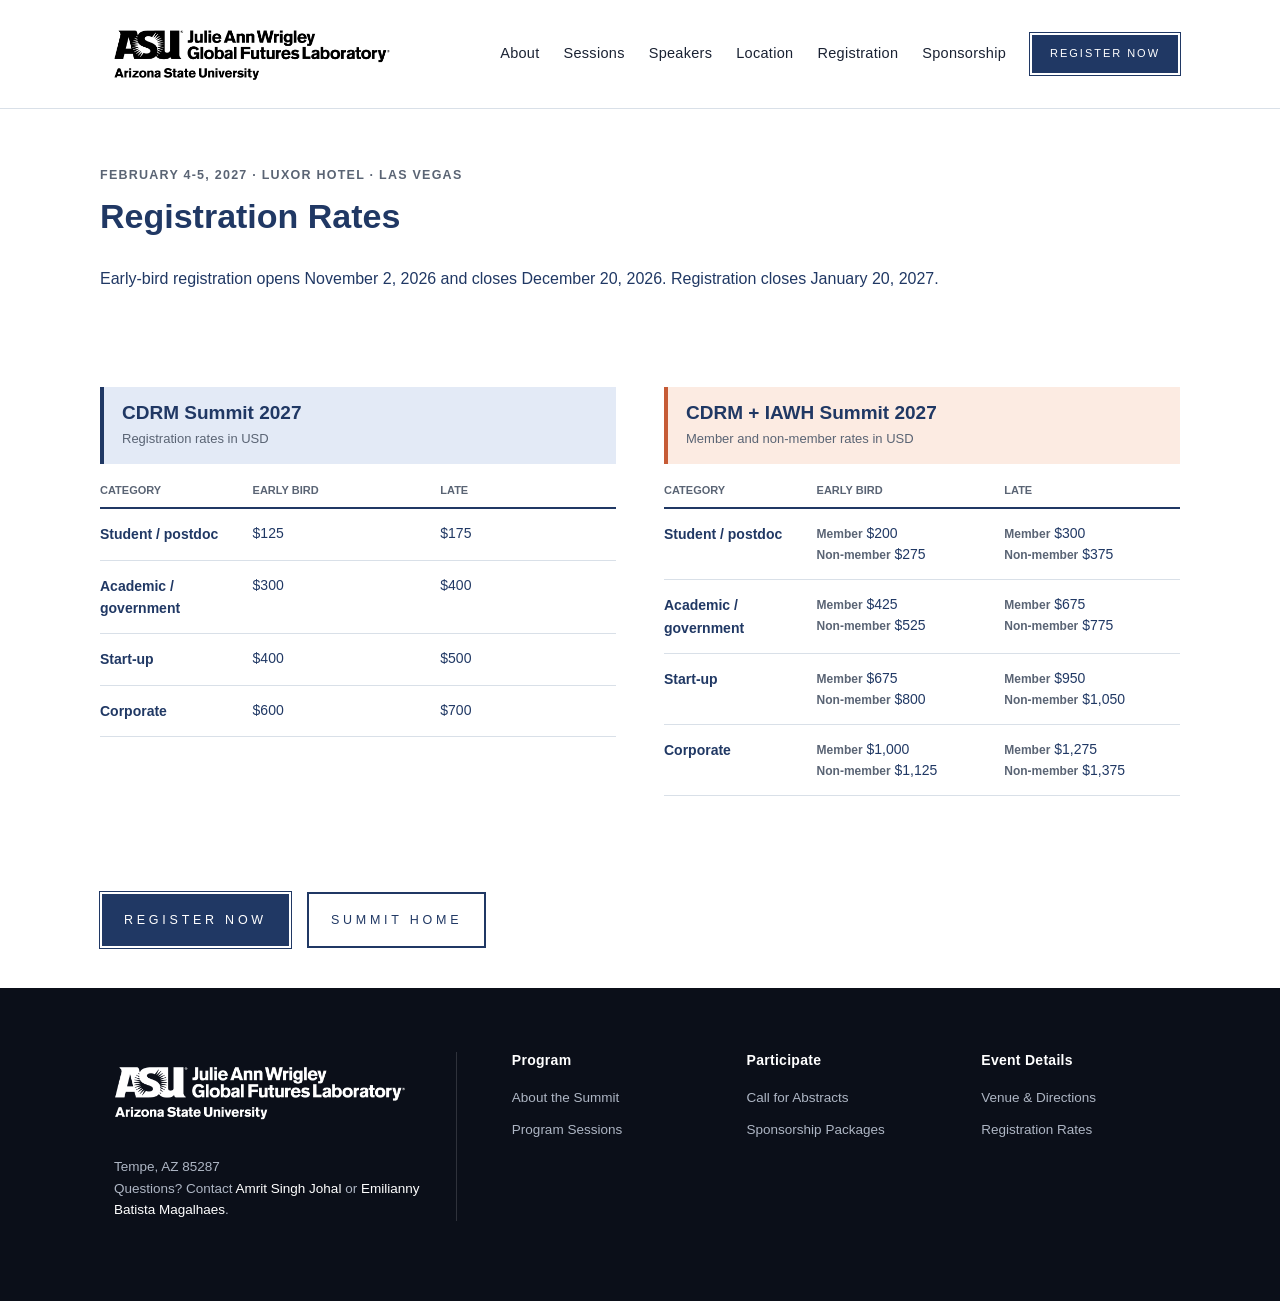
<file: registration.html>
<!doctype html>
<html lang="en">
<head>
  <meta charset="UTF-8" />
  <meta name="viewport" content="width=device-width, initial-scale=1.0" />
  <title>Registration Rates | CDRM Summit 2027</title>
  <meta name="description" content="Compare early-bird and late registration rates for the CDRM Summit 2027 and the combined CDRM and IAWH Summit." />
  <link rel="stylesheet" href="styles.css?v=20261029-event-pages" />
</head>
<body>
  <header class="site-header">
    <div class="nav-wrap">
      <a href="index.html#hero-top" class="site-logo">
        <img src="public/asu_julie_ann_wrigley_global_futures_laboratory_white.webp" alt="ASU Julie Ann Wrigley Global Futures Laboratory" class="nav-logo-inverted">
      </a>
      <button class="mobile-menu-btn" id="mobile-toggle" aria-label="Toggle navigation" aria-expanded="false">
        <svg width="24" height="24" viewBox="0 0 24 24" fill="none" stroke="currentColor" stroke-width="2" stroke-linecap="round" stroke-linejoin="round"><line x1="3" y1="12" x2="21" y2="12"></line><line x1="3" y1="6" x2="21" y2="6"></line><line x1="3" y1="18" x2="21" y2="18"></line></svg>
      </button>
      <nav class="site-nav" id="site-nav">
        <a href="index.html#overview">About</a>
        <a href="index.html#agenda">Sessions</a>
        <a href="index.html#speakers">Speakers</a>
        <a href="location.html">Location</a>
        <a href="registration.html" aria-current="page">Registration</a>
        <a href="sponsorship.html">Sponsorship</a>
        <a href="https://specialevents.asu.edu/ereg/newreg.php?eventid=894566&amp;" class="btn btn-nav-cta">Register Now</a>
      </nav>
    </div>
  </header>

  <main id="main">
    <section class="location-intro">
      <div class="wrap">
        <div class="section-eyebrow">February 4-5, 2027 · Luxor Hotel · Las Vegas</div>
        <h1 class="location-title">Registration Rates</h1>
        <p class="location-copy">Early-bird registration opens November 2, 2026 and closes December 20, 2026. Registration closes January 20, 2027.</p>

        <div class="rate-grid">
          <section class="rate-group">
            <div class="rate-group-heading">
              <h2>CDRM Summit 2027</h2>
              <p>Registration rates in USD</p>
            </div>
            <div class="rate-header"><span>Category</span><span>Early Bird</span><span>Late</span></div>
            <div class="rate-row">
              <div class="rate-label">Student / postdoc</div>
              <div class="rate-cell">$125</div>
              <div class="rate-cell">$175</div>
            </div>
            <div class="rate-row">
              <div class="rate-label">Academic / government</div>
              <div class="rate-cell">$300</div>
              <div class="rate-cell">$400</div>
            </div>
            <div class="rate-row">
              <div class="rate-label">Start-up</div>
              <div class="rate-cell">$400</div>
              <div class="rate-cell">$500</div>
            </div>
            <div class="rate-row">
              <div class="rate-label">Corporate</div>
              <div class="rate-cell">$600</div>
              <div class="rate-cell">$700</div>
            </div>
          </section>

          <section class="rate-group rate-group-combined">
            <div class="rate-group-heading">
              <h2>CDRM + IAWH Summit 2027</h2>
              <p>Member and non-member rates in USD</p>
            </div>
            <div class="rate-header"><span>Category</span><span>Early Bird</span><span>Late</span></div>
            <div class="rate-row">
              <div class="rate-label">Student / postdoc</div>
              <div class="rate-cell"><div><strong>Member</strong> $200</div><div><strong>Non-member</strong> $275</div></div>
              <div class="rate-cell"><div><strong>Member</strong> $300</div><div><strong>Non-member</strong> $375</div></div>
            </div>
            <div class="rate-row">
              <div class="rate-label">Academic / government</div>
              <div class="rate-cell"><div><strong>Member</strong> $425</div><div><strong>Non-member</strong> $525</div></div>
              <div class="rate-cell"><div><strong>Member</strong> $675</div><div><strong>Non-member</strong> $775</div></div>
            </div>
            <div class="rate-row">
              <div class="rate-label">Start-up</div>
              <div class="rate-cell"><div><strong>Member</strong> $675</div><div><strong>Non-member</strong> $800</div></div>
              <div class="rate-cell"><div><strong>Member</strong> $950</div><div><strong>Non-member</strong> $1,050</div></div>
            </div>
            <div class="rate-row">
              <div class="rate-label">Corporate</div>
              <div class="rate-cell"><div><strong>Member</strong> $1,000</div><div><strong>Non-member</strong> $1,125</div></div>
              <div class="rate-cell"><div><strong>Member</strong> $1,275</div><div><strong>Non-member</strong> $1,375</div></div>
            </div>
          </section>
        </div>

        <div class="registration-cta btn-row">
          <a href="https://specialevents.asu.edu/ereg/newreg.php?eventid=894566&amp;" class="btn">Register Now</a>
          <a href="index.html" class="btn outline">Summit Home</a>
        </div>
      </div>
    </section>
  </main>

  <footer class="site-footer">
    <div class="wrap">
      <div class="footer-top">
        <div class="footer-brand">
          <a href="index.html#hero-top" class="site-logo"><img src="public/asu_julie_ann_wrigley_global_futures_laboratory_white.webp" alt="Julie Ann Wrigley Global Futures Laboratory, Arizona State University" class="footer-logo"></a>
          <div class="footer-address">Tempe, AZ 85287<br>Questions? Contact <a href="mailto:ajohal3@asu.edu">Amrit Singh Johal</a> or <a href="mailto:erbatist@asu.edu">Emilianny Batista Magalhaes</a>.</div>
        </div>
        <div class="footer-divider-v"></div>
        <div class="footer-col">
          <h4>Program</h4>
          <ul><li><a href="index.html#overview">About the Summit</a></li><li><a href="index.html#agenda">Program Sessions</a></li></ul>
        </div>
        <div class="footer-col">
          <h4>Participate</h4>
          <ul><li><a href="https://specialevents.asu.edu/ereg/newreg.php?eventid=894567&amp;">Call for Abstracts</a></li><li><a href="sponsorship.html">Sponsorship Packages</a></li></ul>
        </div>
        <div class="footer-col">
          <h4>Event Details</h4>
          <ul><li><a href="location.html">Venue &amp; Directions</a></li><li><a href="registration.html">Registration Rates</a></li></ul>
        </div>
      </div>
    </div>
  </footer>
  <script src="app.js"></script>
</body>
</html>
</file>
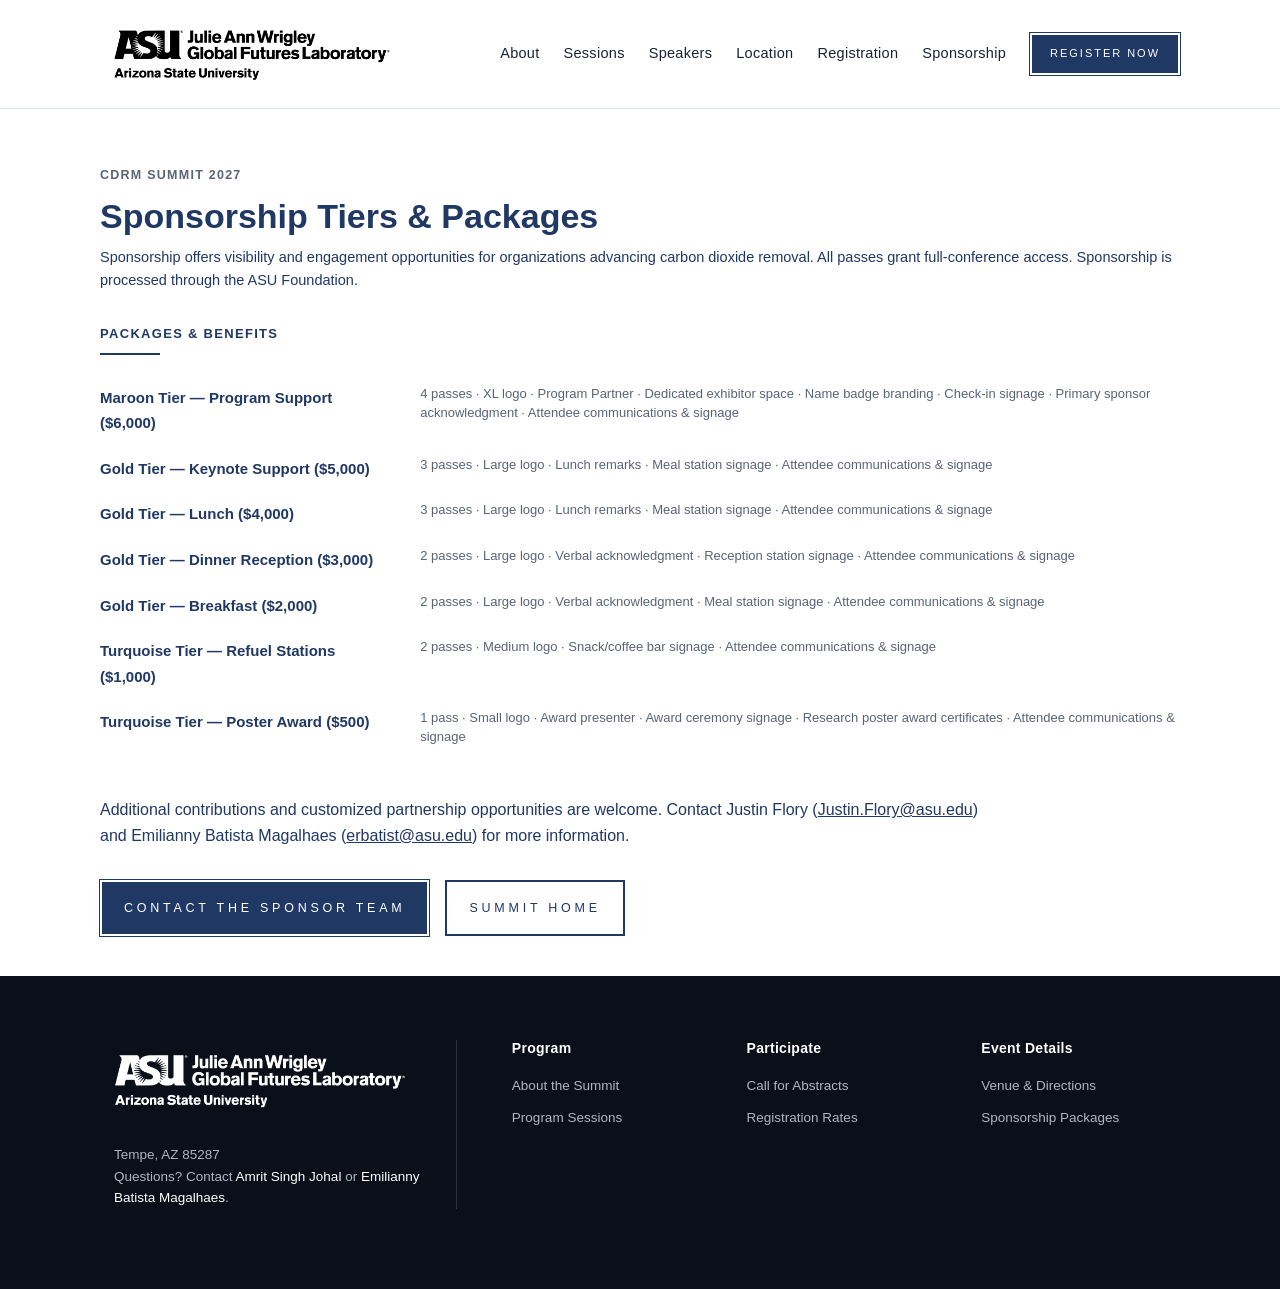
<file: sponsorship.html>
<!doctype html>
<html lang="en">
<head>
  <meta charset="UTF-8" />
  <meta name="viewport" content="width=device-width, initial-scale=1.0" />
  <title>Sponsorship Packages | CDRM Summit 2027</title>
  <meta name="description" content="Explore sponsorship tiers and benefits for the Carbon Dioxide Removal and Management Summit 2027." />
  <link rel="stylesheet" href="styles.css?v=20261029-event-pages" />
</head>
<body>
  <header class="site-header">
    <div class="nav-wrap">
      <a href="index.html#hero-top" class="site-logo">
        <img src="public/asu_julie_ann_wrigley_global_futures_laboratory_white.webp" alt="ASU Julie Ann Wrigley Global Futures Laboratory" class="nav-logo-inverted">
      </a>
      <button class="mobile-menu-btn" id="mobile-toggle" aria-label="Toggle navigation" aria-expanded="false">
        <svg width="24" height="24" viewBox="0 0 24 24" fill="none" stroke="currentColor" stroke-width="2" stroke-linecap="round" stroke-linejoin="round"><line x1="3" y1="12" x2="21" y2="12"></line><line x1="3" y1="6" x2="21" y2="6"></line><line x1="3" y1="18" x2="21" y2="18"></line></svg>
      </button>
      <nav class="site-nav" id="site-nav">
        <a href="index.html#overview">About</a>
        <a href="index.html#agenda">Sessions</a>
        <a href="index.html#speakers">Speakers</a>
        <a href="location.html">Location</a>
        <a href="registration.html">Registration</a>
        <a href="sponsorship.html" aria-current="page">Sponsorship</a>
        <a href="https://specialevents.asu.edu/ereg/newreg.php?eventid=894566&amp;" class="btn btn-nav-cta">Register Now</a>
      </nav>
    </div>
  </header>

  <main id="main">
    <section class="location-intro">
      <div class="wrap">
        <div class="section-eyebrow">CDRM Summit 2027</div>
        <h1 class="location-title">Sponsorship Tiers &amp; Packages</h1>
        <p class="sponsor-intro">Sponsorship offers visibility and engagement opportunities for organizations advancing carbon dioxide removal. All passes grant full-conference access. Sponsorship is processed through the ASU Foundation.</p>

        <div class="tier-head" style="margin-top:32px;">Packages &amp; Benefits</div>
        <div class="tier-rule"></div>
        <div class="slist sponsorship-list">
          <div class="srow">
            <div><span class="nm">Maroon Tier &mdash; Program Support ($6,000)</span></div>
            <div class="rl">4 passes &middot; XL logo &middot; Program Partner &middot; Dedicated exhibitor space &middot; Name badge branding &middot; Check-in signage &middot; Primary sponsor acknowledgment &middot; Attendee communications &amp; signage</div>
          </div>
          <div class="srow">
            <div><span class="nm">Gold Tier &mdash; Keynote Support ($5,000)</span></div>
            <div class="rl">3 passes &middot; Large logo &middot; Lunch remarks &middot; Meal station signage &middot; Attendee communications &amp; signage</div>
          </div>
          <div class="srow">
            <div><span class="nm">Gold Tier &mdash; Lunch ($4,000)</span></div>
            <div class="rl">3 passes &middot; Large logo &middot; Lunch remarks &middot; Meal station signage &middot; Attendee communications &amp; signage</div>
          </div>
          <div class="srow">
            <div><span class="nm">Gold Tier &mdash; Dinner Reception ($3,000)</span></div>
            <div class="rl">2 passes &middot; Large logo &middot; Verbal acknowledgment &middot; Reception station signage &middot; Attendee communications &amp; signage</div>
          </div>
          <div class="srow">
            <div><span class="nm">Gold Tier &mdash; Breakfast ($2,000)</span></div>
            <div class="rl">2 passes &middot; Large logo &middot; Verbal acknowledgment &middot; Meal station signage &middot; Attendee communications &amp; signage</div>
          </div>
          <div class="srow">
            <div><span class="nm">Turquoise Tier &mdash; Refuel Stations ($1,000)</span></div>
            <div class="rl">2 passes &middot; Medium logo &middot; Snack/coffee bar signage &middot; Attendee communications &amp; signage</div>
          </div>
          <div class="srow">
            <div><span class="nm">Turquoise Tier &mdash; Poster Award ($500)</span></div>
            <div class="rl">1 pass &middot; Small logo &middot; Award presenter &middot; Award ceremony signage &middot; Research poster award certificates &middot; Attendee communications &amp; signage</div>
          </div>
        </div>

        <p class="location-copy">Additional contributions and customized partnership opportunities are welcome. Contact Justin Flory (<a href="mailto:Justin.Flory@asu.edu">Justin.Flory@asu.edu</a>) and Emilianny Batista Magalhaes (<a href="mailto:erbatist@asu.edu">erbatist@asu.edu</a>) for more information.</p>
        <div class="registration-cta btn-row">
          <a href="mailto:Justin.Flory@asu.edu,erbatist@asu.edu?subject=CDRM%20Summit%202027%20Sponsorship" class="btn">Contact the Sponsor Team</a>
          <a href="index.html" class="btn outline">Summit Home</a>
        </div>
      </div>
    </section>
  </main>

  <footer class="site-footer">
    <div class="wrap">
      <div class="footer-top">
        <div class="footer-brand">
          <a href="index.html#hero-top" class="site-logo"><img src="public/asu_julie_ann_wrigley_global_futures_laboratory_white.webp" alt="Julie Ann Wrigley Global Futures Laboratory, Arizona State University" class="footer-logo"></a>
          <div class="footer-address">Tempe, AZ 85287<br>Questions? Contact <a href="mailto:ajohal3@asu.edu">Amrit Singh Johal</a> or <a href="mailto:erbatist@asu.edu">Emilianny Batista Magalhaes</a>.</div>
        </div>
        <div class="footer-divider-v"></div>
        <div class="footer-col">
          <h4>Program</h4>
          <ul><li><a href="index.html#overview">About the Summit</a></li><li><a href="index.html#agenda">Program Sessions</a></li></ul>
        </div>
        <div class="footer-col">
          <h4>Participate</h4>
          <ul><li><a href="https://specialevents.asu.edu/ereg/newreg.php?eventid=894567&amp;">Call for Abstracts</a></li><li><a href="registration.html">Registration Rates</a></li></ul>
        </div>
        <div class="footer-col">
          <h4>Event Details</h4>
          <ul><li><a href="location.html">Venue &amp; Directions</a></li><li><a href="sponsorship.html">Sponsorship Packages</a></li></ul>
        </div>
      </div>
    </div>
  </footer>
  <script src="app.js"></script>
</body>
</html>
</file>
<file: styles.css>
:root {
  --navy: #203864;
  --navy-deep: #152848;
  --band: #E3EAF6;
  --band-2: #F9F9F9;
  --ink: #203864;
  --grey: #5A6474;
  --line: #D9E0E8;
  --white: #FFFFFF;
  --footer-bg: #0B0F19;
  --max: 1160px;
}

* {
  box-sizing: border-box;
}

html {
  scroll-behavior: smooth;
}

body {
  margin: 0;
  font-family: Arial, "Helvetica Neue", Helvetica, sans-serif;
  color: var(--ink);
  background: var(--white);
  line-height: 1.6;
  -webkit-font-smoothing: antialiased;
}

h1, h2, h3, h4 {
  font-family: Arial, "Helvetica Neue", Helvetica, sans-serif;
  font-weight: 700;
  color: var(--navy);
  margin: 0 0 .5em;
  line-height: 1.25;
}

p {
  margin: 0 0 1em;
}

a {
  color: var(--navy);
  text-decoration: underline;
  transition: opacity .15s ease;
}

a:hover {
  opacity: 0.82;
}

.wrap {
  width: 100%;
  max-width: var(--max);
  margin: 0 auto;
  padding: 0 40px;
  position: relative;
  box-sizing: border-box;
}

.rule {
  width: 100%;
  height: 1px;
  background: var(--navy);
  margin: 18px 0 30px;
}

/* BUTTONS */
.btn {
  display: inline-block;
  background: var(--navy);
  color: #fff;
  text-decoration: none;
  text-transform: uppercase;
  letter-spacing: .3em;
  font-weight: 500;
  font-size: 12.5px;
  padding: 16px 22px;
  text-align: center;
  border: 2px solid #fff;
  box-shadow: 0 0 0 1px var(--navy);
  cursor: pointer;
  white-space: nowrap;
  flex-shrink: 0;
  transition: background-color .2s, color .2s, border-color .2s, box-shadow .2s;
}

.btn:hover {
  background: var(--navy-deep);
  color: #fff;
}

.btn.outline {
  background: transparent;
  color: var(--navy);
  border-color: var(--navy);
  box-shadow: none;
}

.btn.outline:hover {
  background: var(--navy);
  color: #fff;
  border-color: #fff;
  box-shadow: 0 0 0 1px var(--navy);
}

.btn.disabled {
  background: #AEB6C4;
  border-color: #fff;
  box-shadow: 0 0 0 1px #AEB6C4;
  cursor: not-allowed;
}

.btn.disabled:hover {
  background: #9AA4B5;
}

.btn-row {
  display: flex;
  flex-wrap: wrap;
  gap: 16px;
}

/* HEADER & NAVIGATION */
.site-header {
  position: sticky;
  top: 0;
  z-index: 100;
  background: rgba(255, 255, 255, 0.98);
  backdrop-filter: blur(8px);
  -webkit-backdrop-filter: blur(8px);
  border-bottom: 1px solid var(--line);
}

.site-header .nav-wrap {
  display: flex;
  align-items: center;
  justify-content: space-between;
  height: 108px;
  max-width: var(--max);
  margin: 0 auto;
  padding: 0 40px;
}

.site-logo {
  display: flex;
  align-items: center;
  text-decoration: none;
}

.site-logo img {
  height: 76px;
  max-width: 520px;
  width: auto;
  display: block;
}

.site-logo img.nav-logo-inverted {
  filter: invert(1);
}

.site-logo .logo-fallback {
  font-size: 20px;
  font-weight: 700;
  letter-spacing: .08em;
  color: #000;
  text-transform: uppercase;
}

.site-nav {
  display: flex;
  align-items: center;
  gap: 24px;
}

.site-nav a {
  color: #1a2233;
  text-decoration: none;
  font-size: 14.5px;
  font-weight: 400;
  letter-spacing: .02em;
  transition: color .15s ease;
}

.site-nav a:hover {
  color: var(--navy);
}

.site-nav .btn-nav-cta {
  color: #fff;
  padding: 10px 18px;
  font-size: 11px;
  letter-spacing: .18em;
}

.site-nav .btn-nav-cta:hover {
  color: #fff;
}

.mobile-menu-btn {
  display: none;
  background: none;
  border: none;
  font-size: 24px;
  cursor: pointer;
  color: var(--navy);
  padding: 6px;
}

/* HERO SECTION */
.hero-top {
  padding: 48px 0 40px;
}

.hero-top h1 {
  font-size: 36px;
  margin-bottom: 10px;
}

.hero-top .hero-dates {
  font-size: 17px;
  font-weight: 700;
  color: var(--navy);
  margin: 0;
}

.hero-top .rule {
  margin: 20px 0 28px;
}

.banner-strip {
  padding: 0 0 20px 0;
}

.banner-strip img {
  width: 100%;
  height: auto;
  display: block;
  border-radius: 2px;
}

/* SECTION GLOBAL */
section {
  padding: 64px 0;
}

.section-eyebrow {
  font-size: 12.5px;
  font-weight: 700;
  letter-spacing: .1em;
  text-transform: uppercase;
  color: var(--grey);
  margin-bottom: 10px;
}

/* LOCATION PAGE */
.agenda-board {
  display: grid;
  grid-template-columns: minmax(0, .8fr) minmax(0, 1.2fr);
  gap: 48px;
  margin-top: 32px;
}

.agenda-day {
  min-width: 0;
}

.agenda-day > .dayname {
  font-size: 16px;
  padding-bottom: 12px;
  border-bottom: 2px solid var(--navy);
}

.agenda-day > .daydate {
  margin: 4px 0 12px;
}

.agenda-row {
  display: grid;
  grid-template-columns: 112px minmax(0, 1fr);
  gap: 14px;
  align-items: start;
  padding: 14px 0;
  border-top: 1px solid var(--line);
}

.agenda-time {
  color: var(--grey);
  font-size: 12px;
  font-weight: 700;
}

.agenda-item {
  color: var(--ink);
  font-size: 14px;
  font-weight: 700;
}

.agenda-break {
  background: var(--band);
  padding: 12px;
  margin: 0 -12px;
}

.rate-grid {
  display: grid;
  grid-template-columns: repeat(2, minmax(0, 1fr));
  gap: 48px;
  margin-top: 32px;
}

.rate-group {
  min-width: 0;
}

.rate-group-heading {
  padding: 14px 18px;
  margin-bottom: 18px;
  background: var(--band);
  border-left: 4px solid var(--navy);
}

.rate-group-combined .rate-group-heading {
  background: #FCEBE2;
  border-left-color: #C65B36;
}

.rate-group-heading h2 {
  font-size: 19px;
  margin: 0;
}

.rate-group-heading p {
  color: var(--grey);
  font-size: 13px;
  margin: 4px 0 0;
}

.rate-header,
.rate-row {
  display: grid;
  grid-template-columns: minmax(0, .8fr) minmax(0, 1fr) minmax(0, 1fr);
  gap: 12px;
}

.rate-header {
  padding: 0 0 8px;
  border-bottom: 2px solid var(--navy);
  color: var(--grey);
  font-size: 11px;
  font-weight: 700;
  text-transform: uppercase;
}

.rate-row {
  padding: 14px 0;
  border-bottom: 1px solid var(--line);
  align-items: start;
}

.rate-label {
  color: var(--ink);
  font-size: 14px;
  font-weight: 700;
}

.rate-cell {
  color: var(--ink);
  font-size: 14px;
  line-height: 1.5;
}

.rate-cell strong {
  font-size: 12px;
  color: var(--grey);
}

.registration-cta {
  margin-top: 32px;
}

.location-intro {
  padding: 56px 0 40px;
}

.location-title {
  font-size: 34px;
  margin-bottom: 8px;
}

.location-address {
  font-size: 17px;
  font-weight: 700;
  margin: 0;
}

.location-photo {
  width: 100%;
  height: auto;
  display: block;
  margin-top: 28px;
}

.location-copy {
  max-width: 900px;
  margin-top: 28px;
}

.location-copy p {
  font-size: 16px;
}

.location-copy p:last-child {
  margin-bottom: 0;
}

.location-travel {
  background: var(--band-2);
}

.location-travel h2,
.hotel-block h2 {
  font-size: 26px;
}

.airport-grid {
  display: grid;
  grid-template-columns: 1fr 1fr;
  gap: 40px;
  margin-top: 32px;
}

.airport-option + .airport-option {
  border-left: 1px solid var(--line);
  padding-left: 40px;
}

.airport-option h3 {
  font-size: 19px;
  margin-bottom: 14px;
}

.travel-options {
  list-style: none;
  padding: 0;
  margin: 0;
}

.travel-options li {
  border-top: 1px solid var(--line);
  padding: 14px 0;
  color: var(--ink);
  font-size: 15px;
}

.travel-options li:last-child {
  border-bottom: 1px solid var(--line);
}

.hotel-block {
  background: var(--white);
  color: var(--ink);
}

.hotel-block .wrap {
  background: var(--band);
  border-left: 3px solid var(--navy);
  padding: 40px;
}

.hotel-block h2 {
  color: var(--navy);
}

.hotel-block p {
  max-width: 860px;
  color: var(--ink);
  font-size: 15.5px;
}

.booking-deadline {
  margin: 14px 0 0;
  font-size: 13.5px !important;
}

/* OVERVIEW */
.overview h2 {
  font-size: 26px;
}

.overview ul {
  margin: 18px 0 0;
  padding-left: 20px;
}

.overview li {
  font-weight: 400;
  color: var(--ink);
  margin-bottom: 8px;
  font-size: 16px;
}

.overview li .theme-hl {
  font-weight: 700;
  color: var(--navy);
  background: var(--band);
  padding: 2px 9px;
  border-radius: 4px;
}

.overview p {
  color: var(--ink);
  font-size: 16px;
}

/* SPEAKERS INTRO (image-left / text-right band) */
.speakers-intro {
  display: grid;
  grid-template-columns: 0.9fr 1.3fr;
  gap: 44px;
  align-items: center;
}

.speakers-intro .ph {
  background: var(--band);
  height: 280px;
  display: flex;
  align-items: center;
  justify-content: center;
  color: var(--grey);
  font-size: 13px;
  letter-spacing: .05em;
  text-transform: uppercase;
  overflow: hidden;
}

.speakers-intro .ph img {
  width: 100%;
  height: 100%;
  object-fit: cover;
  display: block;
}

.speakers-intro h2 {
  font-size: 26px;
}

.speakers-intro p {
  color: var(--ink);
  font-size: 16px;
}

/* QUOTE ROW (quote + photo) */
.quote-row {
  display: grid;
  grid-template-columns: 1.3fr 0.9fr;
  gap: 44px;
  align-items: center;
}

.quote-row .ph {
  background: var(--band);
  height: 340px;
  max-width: 340px;
  width: 100%;
  margin: 0 auto;
  overflow: hidden;
  border-radius: 4px;
}

.quote-row .ph img {
  width: 100%;
  height: 100%;
  object-fit: contain;
  display: block;
}

/* QUOTE */
.quote {
  border-left: 3px solid var(--navy);
  padding: 6px 0 6px 28px;
  margin: 0 0 8px;
}

.quote-mark {
  display: block;
  font-size: 44px;
  color: var(--navy);
  line-height: 1;
  font-weight: 700;
  margin: 0 0 10px;
}

.quote p.q {
  font-size: 19px;
  font-weight: 700;
  color: var(--navy);
  margin: 0 0 12px;
  line-height: 1.5;
}

.quote .attr {
  font-size: 14px;
  color: var(--grey);
}

.quote .attr b {
  color: var(--navy);
}

/* SPEAKER LISTS */
.tier-head {
  font-size: 13px;
  font-weight: 700;
  letter-spacing: .1em;
  text-transform: uppercase;
  color: var(--navy);
  margin: 0 0 4px;
}

.tier-rule {
  width: 60px;
  height: 2px;
  background: var(--navy);
  margin: 8px 0 20px;
}

.slist {
  margin: 0 0 40px;
}

.speaker-cards {
  display: grid;
  grid-template-columns: repeat(2, minmax(0, 1fr));
  gap: 24px;
  margin-bottom: 40px;
}

.steering-list {
  max-width: 760px;
  margin: 24px 0 0;
  padding: 0;
  list-style: none;
  border-top: 1px solid var(--line);
}

.steering-list li {
  padding: 16px 0;
  border-bottom: 1px solid var(--line);
  color: var(--ink);
  font-size: 16px;
}

.steering-overview {
  margin-top: 24px;
}

.steering-overview h3 {
  margin: 0 0 10px;
  color: var(--ink);
  font-size: 19px;
}

.steering-overview ul {
  margin: 0;
  padding-left: 22px;
}

.steering-overview li {
  margin: 6px 0;
  color: var(--ink);
}

.steering-overview button {
  padding: 0;
  border: 0;
  background: none;
  color: var(--navy);
  font: inherit;
  font-style: normal;
  font-weight: 700;
  text-decoration: underline;
  cursor: pointer;
}

.speaker-card {
  display: grid;
  justify-items: start;
  grid-template-columns: 112px minmax(0, 1fr);
  grid-template-rows: auto auto auto auto 1fr;
  column-gap: 20px;
  row-gap: 6px;
  width: 100%;
  padding: 18px;
  border: 1px solid var(--line);
  background: #fff;
  color: var(--ink);
  text-align: left;
  font: inherit;
  cursor: pointer;
  transition: border-color .2s, box-shadow .2s;
}

.speaker-card:hover,
.speaker-card:focus-visible {
  border-color: var(--navy);
  box-shadow: 0 4px 16px rgba(32, 56, 100, .12);
}

.speaker-card img {
  grid-column: 1;
  grid-row: 1 / 6;
  width: 112px;
  height: 132px;
  object-fit: cover;
  object-position: center top;
}

.speaker-card-name {
  align-self: end;
  font-size: 17px;
  font-weight: 700;
  color: var(--navy);
}

.speaker-card-role {
  font-size: 13px;
  color: var(--grey);
}

.speaker-card-affiliation {
  font-size: 13px;
  font-weight: 700;
  color: var(--ink);
}

.speaker-card-day {
  align-self: end;
  font-size: 12px;
  font-weight: 700;
  color: var(--grey);
}

.speaker-card-action {
  align-self: end;
  font-size: 12px;
  font-weight: 700;
  color: var(--navy);
  text-decoration: underline;
}

.speaker-dialog {
  width: min(760px, calc(100% - 32px));
  max-width: 760px;
  max-height: min(85vh, 900px);
  padding: 0;
  border: 0;
  color: var(--ink);
  box-shadow: 0 18px 60px rgba(0, 0, 0, .28);
  overflow: auto;
}

.speaker-dialog::backdrop {
  background: rgba(11, 15, 25, .65);
  backdrop-filter: blur(3px);
}

.speaker-dialog-layout {
  display: grid;
  grid-template-columns: minmax(160px, 220px) minmax(0, 1fr);
  align-items: end;
  gap: 24px 32px;
  padding: 36px;
}

.speaker-dialog-photo {
  display: block;
  grid-column: 1;
  grid-row: 1;
  width: 100%;
  max-height: 260px;
  object-fit: contain;
  object-position: center bottom;
  align-self: end;
}

.speaker-dialog-content {
  grid-column: 1 / -1;
  border-top: 1px solid var(--line);
  padding-top: 20px;
}

.speaker-dialog-heading h2 {
  margin-bottom: 8px;
  font-size: 26px;
}

.speaker-dialog-day {
  margin: 0;
  color: var(--grey);
  font-size: 13px;
  font-weight: 700;
}

.speaker-dialog-content h3 {
  margin-top: 24px;
  font-size: 18px;
}

.speaker-dialog-content li {
  margin-bottom: 8px;
}

.speaker-dialog-title {
  margin-bottom: 20px;
  color: var(--grey);
  font-weight: 700;
}

.speaker-dialog-close {
  position: absolute;
  top: 12px;
  right: 12px;
  z-index: 1;
  width: 40px;
  height: 40px;
  border: 0;
  border-radius: 50%;
  background: rgba(255, 255, 255, .95);
  color: var(--navy);
  font-size: 28px;
  line-height: 1;
  cursor: pointer;
}

.srow {
  display: flex;
  justify-content: space-between;
  gap: 24px;
  padding: 16px 0;
  border-bottom: 1px solid var(--line);
  flex-wrap: wrap;
}

.srow:first-child {
  border-top: 1px solid var(--line);
}

.srow .nm {
  font-weight: 700;
  font-style: italic;
  color: var(--navy);
  font-size: 15.5px;
}

.srow .rl {
  font-style: italic;
  color: var(--grey);
  font-size: 14px;
  text-align: right;
}

.sponsor-intro {
  max-width: none;
  font-size: 14.5px;
}

.sponsorship-list .srow {
  display: grid;
  grid-template-columns: minmax(0, .55fr) minmax(0, 1.45fr);
  gap: 8px 32px;
  padding: 10px 0;
  border: 0;
}

.sponsorship-list .srow:first-child {
  border: 0;
}

.sponsorship-list .nm {
  font-style: normal;
  font-size: 15px;
}

.sponsorship-list .rl {
  font-style: normal;
  font-size: 13px;
  text-align: left;
  line-height: 1.45;
}

.badge {
  font-size: 11px;
  font-weight: 700;
  letter-spacing: .06em;
  text-transform: uppercase;
  color: var(--navy);
}

/* AGENDA */
.agenda-note {
  background: var(--band);
  border-left: 3px solid var(--navy);
  padding: 14px 20px;
  font-size: 13.5px;
  color: var(--ink);
  margin-bottom: 40px;
  max-width: 820px;
  line-height: 1.55;
}

.who {
  font-style: italic;
  color: var(--navy);
  font-weight: 700;
  font-size: 13.5px;
}

.role {
  font-style: italic;
  color: var(--grey);
  font-size: 12.5px;
}

.tba {
  font-style: italic;
  color: var(--grey);
  font-size: 13px;
}

.stitle {
  color: var(--ink);
  font-size: 12px;
  margin-top: 3px;
  line-height: 1.4;
}

.timeline {
  display: grid;
  grid-template-columns: 150px repeat(3, 1fr);
  column-gap: 32px;
}

.timeline.timeline-2day {
  grid-template-columns: 150px repeat(2, 1fr);
}

.t-cell {
  border-top: 1px solid var(--line);
  padding: 22px 0;
}

.t-cell.c1 { grid-column: 1; }
.t-cell.c2 { grid-column: 2; }
.t-cell.c3 { grid-column: 3; }
.t-cell.c4 { grid-column: 4; }
.t-cell.cspan { grid-column: 2 / 5; }

.timeline.timeline-2day .t-cell.cspan {
  grid-column: 2 / 4;
}

.t-cell.dayhead {
  border-top: none;
  border-bottom: 2px solid var(--navy);
  padding: 0 0 16px;
}

.t-cell.c1.dayhead {
  border-bottom: 2px solid transparent;
}

.dayname {
  font-size: 15px;
  font-weight: 700;
  color: var(--navy);
}

.daydate {
  font-size: 12px;
  color: var(--grey);
  margin-top: 2px;
}

.t-time {
  font-size: 11px;
  color: var(--grey);
  font-weight: 700;
  letter-spacing: .03em;
  margin-bottom: 4px;
}

.t-label {
  font-size: 13px;
  font-weight: 700;
  color: var(--navy);
  text-transform: uppercase;
  letter-spacing: .05em;
}

.t-empty {
  color: var(--line);
  font-size: 13px;
}

.side-note {
  font-size: 12px;
  color: var(--grey);
  font-style: italic;
}

.t-cell.cspan.t-plain {
  color: var(--ink);
  font-size: 13.5px;
}

.t-cell.t-break {
  background: var(--band);
  margin: 0 -16px;
  padding: 22px 16px;
}

.t-cell.rowspan2 {
  grid-row: span 2;
}

.divider {
  border-top: 1px solid var(--line);
  margin: 16px 0;
}

.track {
  margin-top: 16px;
  padding-top: 16px;
  border-top: 1px solid var(--line);
}

.track:first-child {
  margin-top: 0;
  padding-top: 0;
  border-top: none;
}

.track-tag {
  display: block;
  font-size: 10px;
  font-weight: 700;
  letter-spacing: .12em;
  text-transform: uppercase;
  color: var(--grey);
  margin-bottom: 4px;
}

.track-name {
  font-size: 13px;
  font-weight: 700;
  color: var(--ink);
  margin-bottom: 2px;
  line-height: 1.35;
}

.track-name.tba-name {
  color: var(--grey);
  font-weight: 400;
  font-style: italic;
}

.track-desc {
  font-size: 11px;
  color: var(--grey);
  margin-bottom: 7px;
  line-height: 1.4;
}

.track-slot {
  font-size: 12.5px;
  margin-top: 3px;
}

.track-slot .tm {
  color: var(--grey);
  font-size: 10.5px;
  margin-right: 5px;
}

.subhead {
  font-size: 12.5px;
  font-weight: 700;
  color: var(--navy);
  margin: 16px 0 7px;
}

.subhead:first-child {
  margin-top: 0;
}

.subhead .sh-time {
  font-weight: 400;
  color: var(--grey);
  margin-left: 7px;
  font-size: 11px;
}

.mobile-agenda {
  display: none;
}

.m-daytitle {
  border-bottom: 2px solid var(--navy);
  padding: 0 0 12px;
  margin-top: 40px;
}

.m-daytitle:first-child {
  margin-top: 0;
}

.m-sub {
  margin-top: 10px;
}

@media (max-width: 980px) {
  .timeline {
    display: none;
  }
  .mobile-agenda {
    display: block;
  }
}

@media (min-width: 961px) and (max-width: 1100px) {
  .site-nav {
    gap: 16px;
  }
}

@media (min-width: 861px) and (max-width: 960px) {
  .site-header .nav-wrap {
    padding: 0 24px;
    height: 88px;
  }
  .site-logo img {
    height: 54px;
    max-width: 320px;
  }
  .site-nav {
    display: none;
  }
  .mobile-menu-btn {
    display: block;
  }
  .site-nav.mobile-active {
    display: flex;
    flex-direction: column;
    position: absolute;
    top: 88px;
    left: 0;
    right: 0;
    background: #FFFFFF;
    border-bottom: 1px solid var(--line);
    padding: 24px;
    gap: 16px;
    box-shadow: 0 10px 20px rgba(0,0,0,0.05);
  }
}

/* PRACTICAL / ABOUT */
.flat-box {
  border-left: 3px solid var(--navy);
  background: var(--band);
  padding: 30px 32px;
}

.flat-box p {
  color: var(--ink);
  font-size: 15px;
}

.flat-box p:last-child {
  margin-bottom: 0;
}

.plist {
  display: grid;
  grid-template-columns: repeat(2, 1fr);
  gap: 24px 40px;
  margin-top: 24px;
}

.plist .pi h4 {
  font-size: 15.5px;
  margin-bottom: 6px;
  color: var(--navy);
}

.plist .pi p {
  font-size: 14.5px;
  color: var(--grey);
  margin: 0;
  line-height: 1.5;
}

@media (max-width: 700px) {
  .plist {
    grid-template-columns: 1fr;
  }
}

/* CTA */
.cta {
  border-left: 3px solid var(--navy);
  background: var(--band);
  padding: 40px 40px;
  display: flex;
  flex-wrap: wrap;
  justify-content: space-between;
  align-items: center;
  gap: 28px;
}

.cta h2 {
  font-size: 24px;
  margin-bottom: 8px;
}

.cta p {
  color: var(--ink);
  font-size: 15px;
  margin: 0;
  max-width: 520px;
}

/* FOOTER */
.site-footer {
  background: var(--footer-bg);
  color: #9AA4B5;
  padding: 64px 0 32px;
  font-size: 14px;
}

.site-footer a {
  color: #FFFFFF;
  text-decoration: none;
  transition: opacity .15s ease;
}

.site-footer a:hover {
  opacity: 0.8;
  text-decoration: underline;
}

.footer-top {
  display: grid;
  grid-template-columns: 1.2fr 0.1fr 1fr 1fr 1fr;
  gap: 36px;
  margin-bottom: 48px;
}

.footer-brand .footer-logo {
  height: 80px;
  max-width: 520px;
  width: auto;
  margin-bottom: 24px;
  display: block;
}

.footer-address {
  font-size: 13.5px;
  line-height: 1.6;
  color: #AEB6C4;
  padding-left: 14px;
}

.footer-divider-v {
  width: 1px;
  background: rgba(255, 255, 255, 0.15);
  height: 100%;
}

.footer-col h4 {
  color: #FFFFFF;
  font-size: 14px;
  font-weight: 700;
  margin-bottom: 16px;
  letter-spacing: .02em;
}

.footer-col ul {
  list-style: none;
  padding: 0;
  margin: 0;
}

.footer-col li {
  margin-bottom: 10px;
}

.footer-col li a {
  color: #AEB6C4;
  font-size: 13.5px;
}

.footer-col li a:hover {
  color: #FFFFFF;
}

.footer-bottom {
  border-top: 1px solid rgba(255, 255, 255, 0.1);
  padding-top: 24px;
  display: flex;
  justify-content: space-between;
  align-items: center;
  flex-wrap: wrap;
  gap: 16px;
}

.footer-social {
  display: flex;
  gap: 16px;
}

.footer-social a {
  color: #FFFFFF;
  font-size: 14px;
  display: inline-flex;
  align-items: center;
  justify-content: center;
  width: 32px;
  height: 32px;
  border-radius: 50%;
  background: rgba(255, 255, 255, 0.08);
  transition: background .2s ease;
}

.footer-social a:hover {
  background: rgba(255, 255, 255, 0.2);
  text-decoration: none;
}

/* RESPONSIVE DESIGN */
@media (max-width: 860px) {
  .wrap {
    padding: 0 24px;
  }
  .site-header .nav-wrap {
    padding: 0 24px;
    height: 88px;
  }
  .site-logo img {
    height: 54px;
    max-width: 320px;
  }
  .site-nav {
    display: none;
  }
  .mobile-menu-btn {
    display: block;
  }
  .site-nav.mobile-active {
    display: flex;
    flex-direction: column;
    position: absolute;
    top: 88px;
    left: 0;
    right: 0;
    background: #FFFFFF;
    border-bottom: 1px solid var(--line);
    padding: 24px;
    gap: 16px;
    box-shadow: 0 10px 20px rgba(0,0,0,0.05);
  }
  .speakers-intro {
    grid-template-columns: 1fr;
  }
  .speaker-cards {
    grid-template-columns: 1fr;
  }
  .agenda-board,
  .rate-grid {
    grid-template-columns: 1fr;
    gap: 36px;
  }

  .rate-row {
    grid-template-columns: 1fr 1fr;
    gap: 8px 16px;
  }
  .rate-label {
    grid-column: 1 / -1;
  }
  .rate-header {
    grid-template-columns: 1fr 1fr;
  }
  .rate-header span:first-child {
    display: none;
  }
  .speakers-intro .ph {
    height: 200px;
  }
  .quote-row {
    grid-template-columns: 1fr;
  }
  .quote-row .ph {
    height: 280px;
    max-width: 280px;
  }
  .footer-top {
    grid-template-columns: 1fr;
    gap: 28px;
  }
  .footer-divider-v {
    display: none;
  }
  .cta {
    flex-direction: column;
    align-items: flex-start;
  }
  .sponsorship-list .srow {
    grid-template-columns: 1fr;
    gap: 4px;
  }
}

@media (max-width: 520px) {
  .speaker-card {
    grid-template-columns: 88px minmax(0, 1fr);
    column-gap: 14px;
    padding: 14px;
  }
  .speaker-card img {
    width: 88px;
    height: 112px;
  }
  .speaker-dialog-layout {
    grid-template-columns: minmax(110px, 160px) minmax(0, 1fr);
    gap: 18px;
    padding: 24px;
  }
  .speaker-dialog-photo {
    height: 180px;
  }
  .speaker-dialog-heading h2 {
    font-size: 21px;
  }
  .speaker-dialog-content {
    padding-top: 18px;
  }
}
</file>
